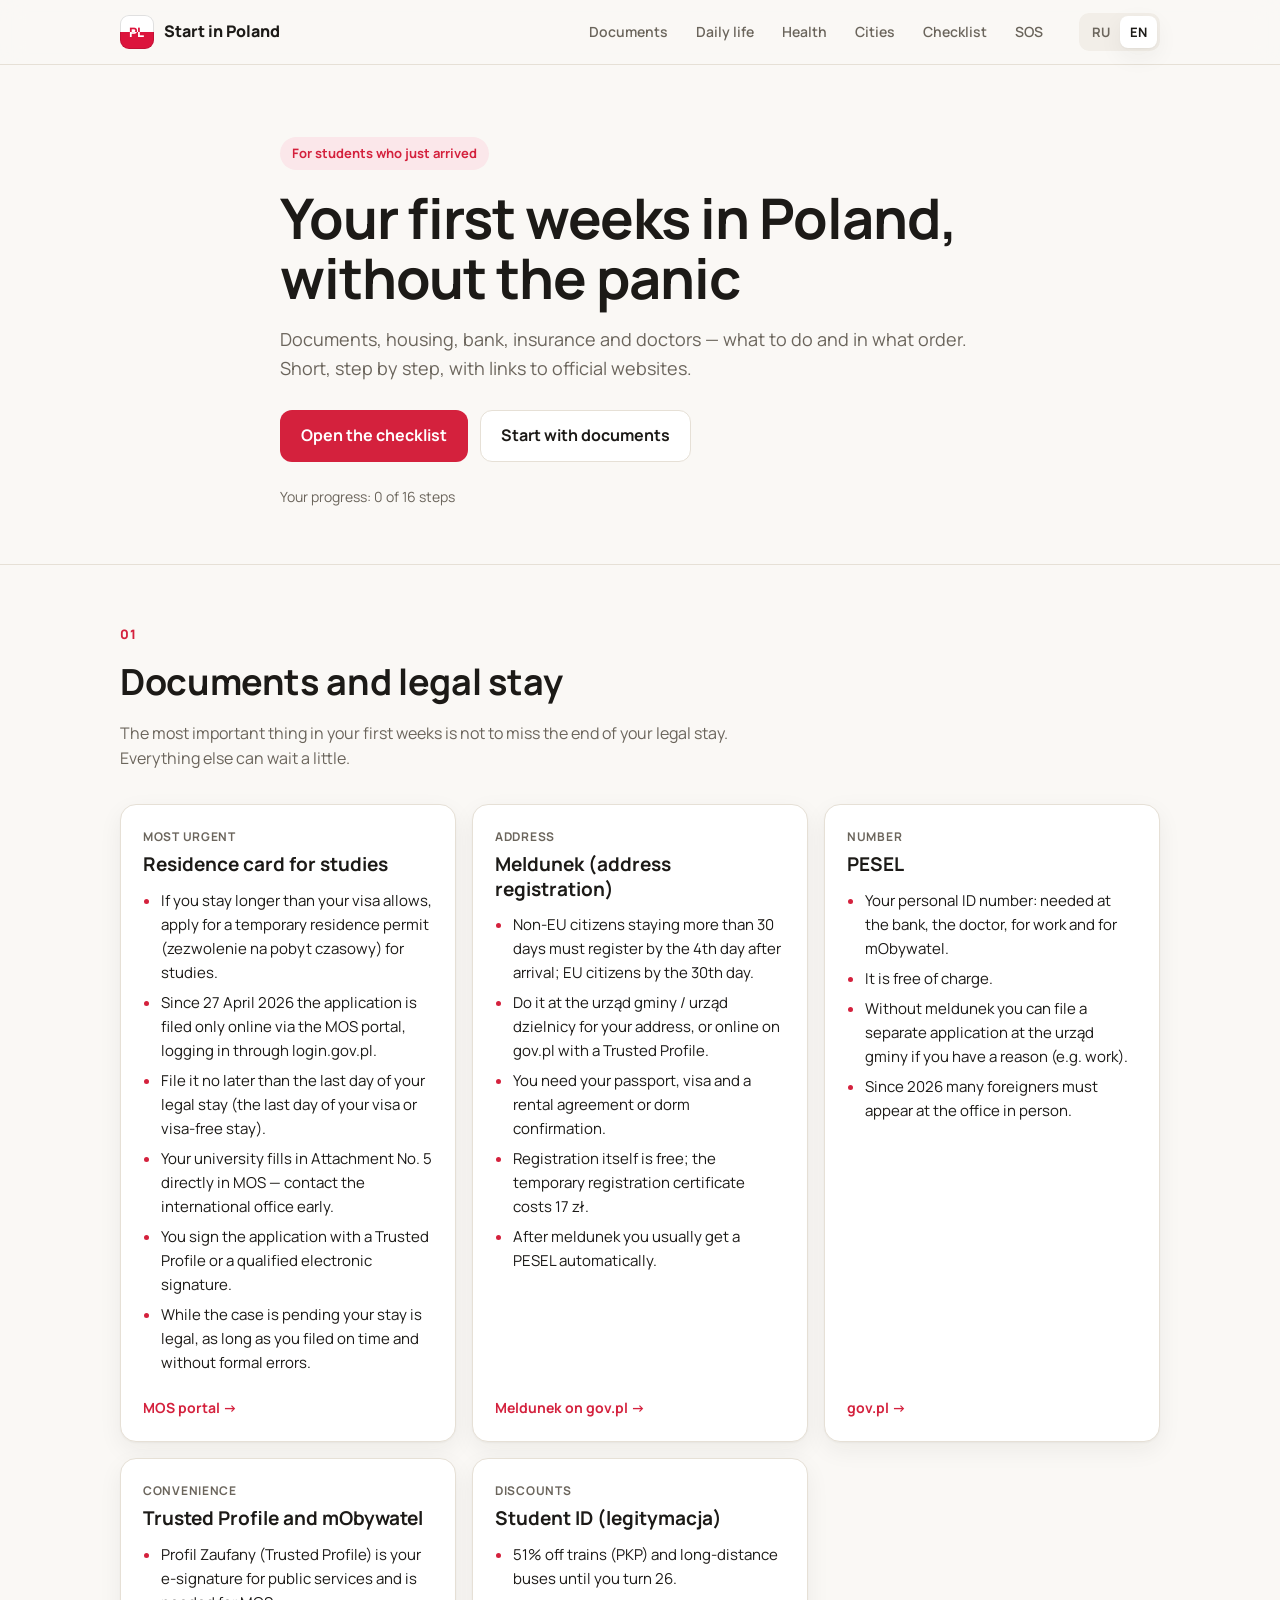
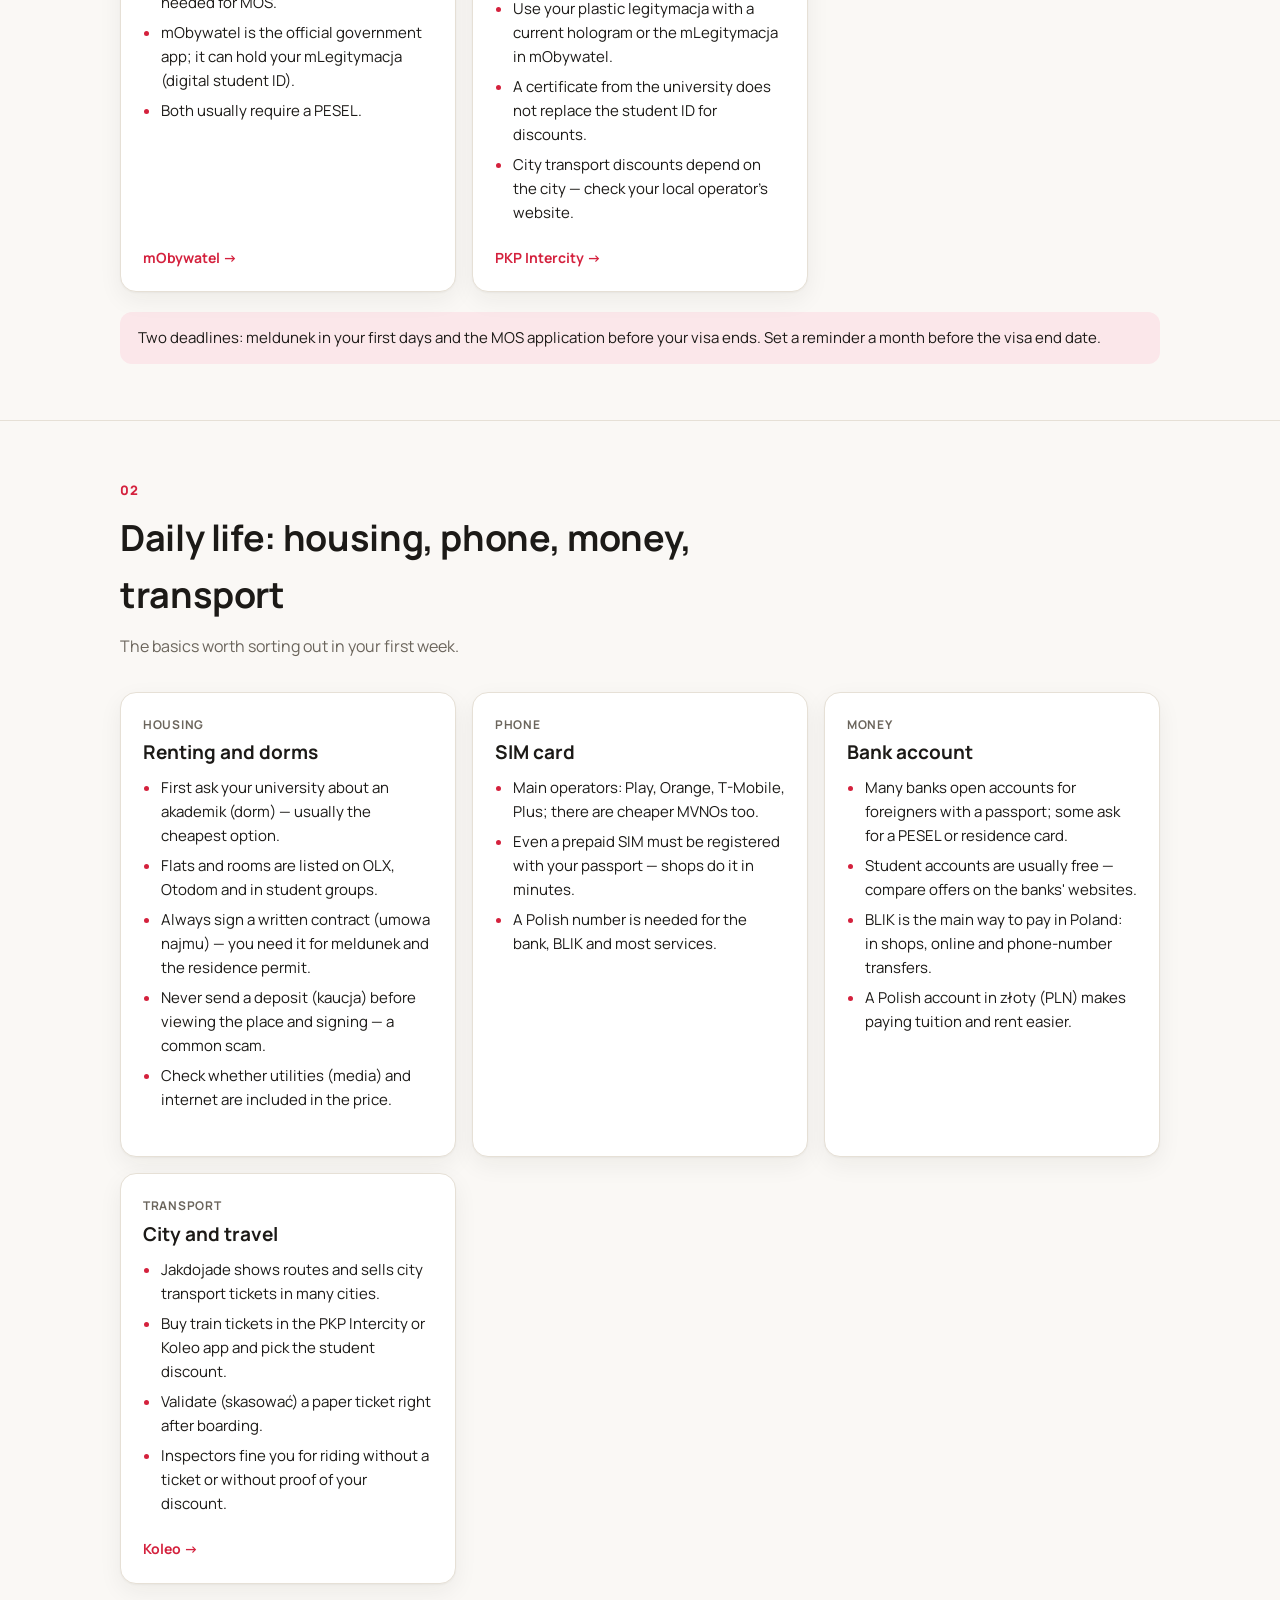
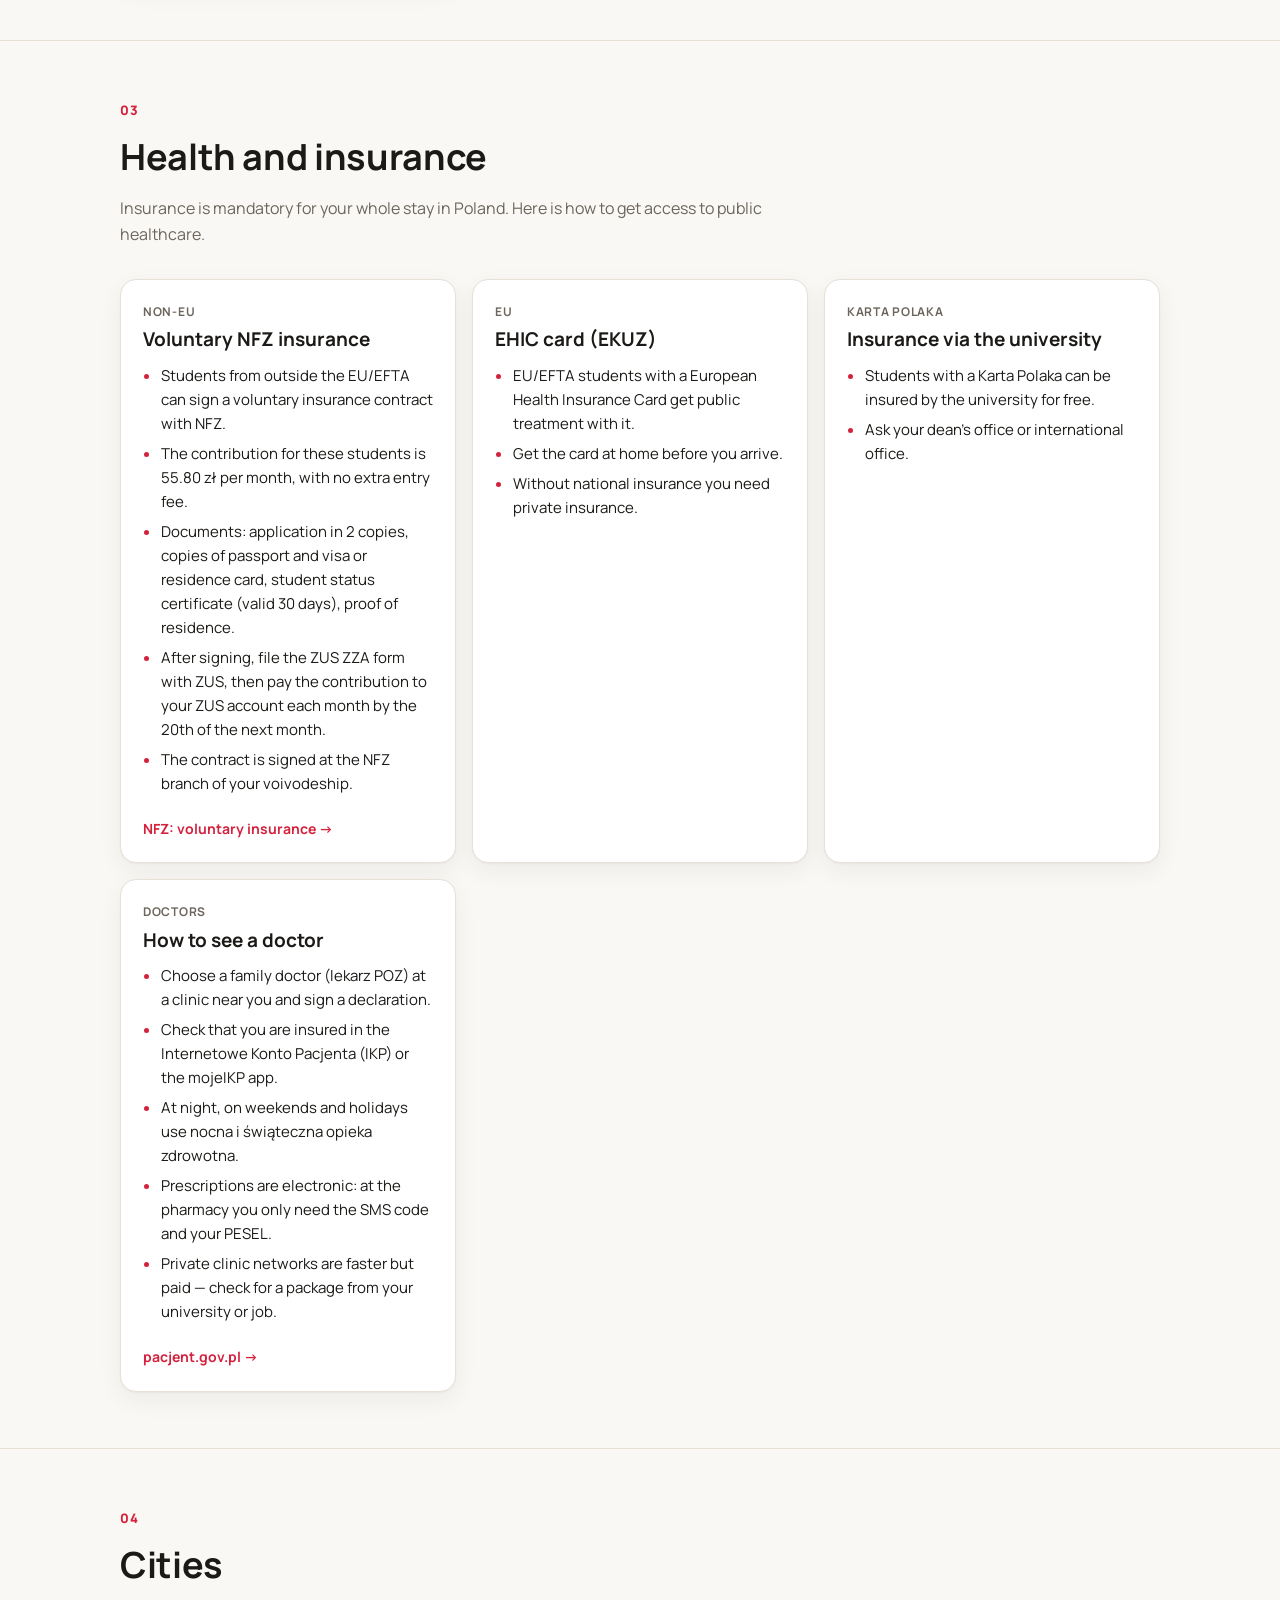
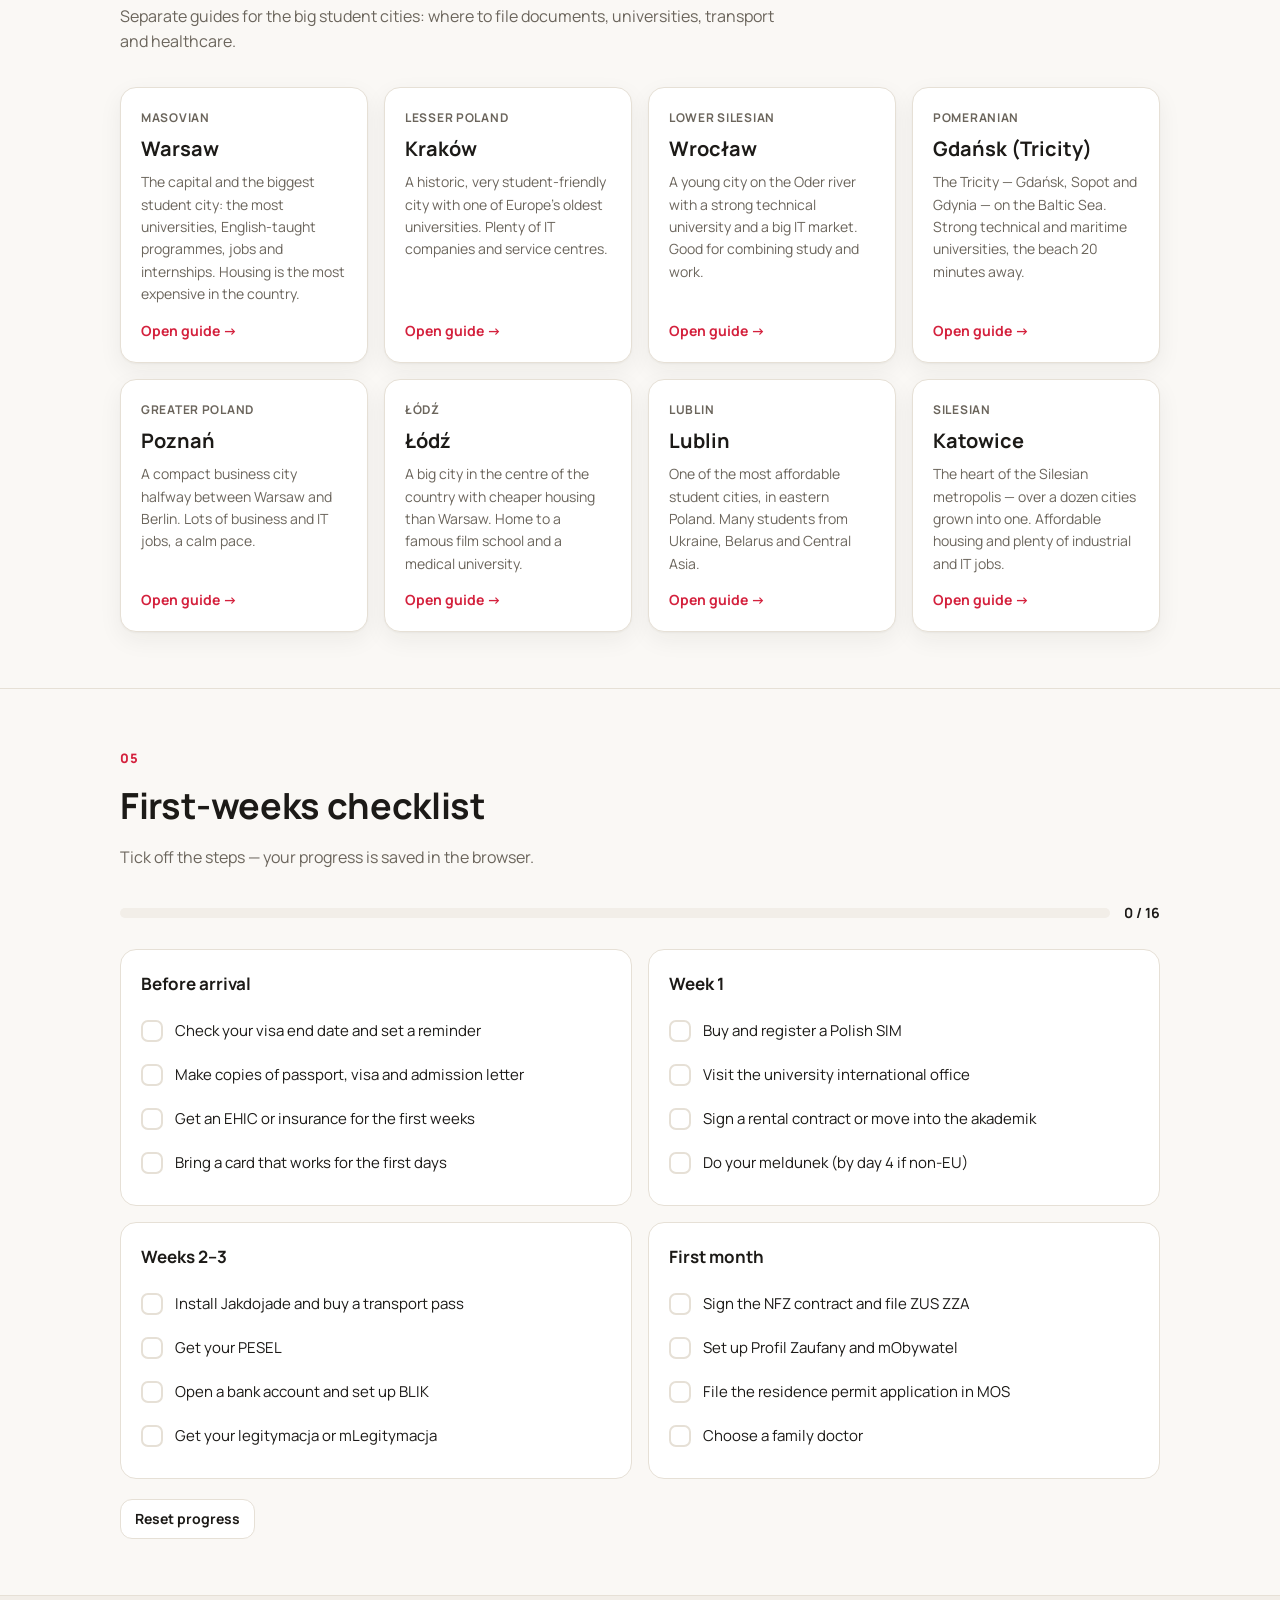
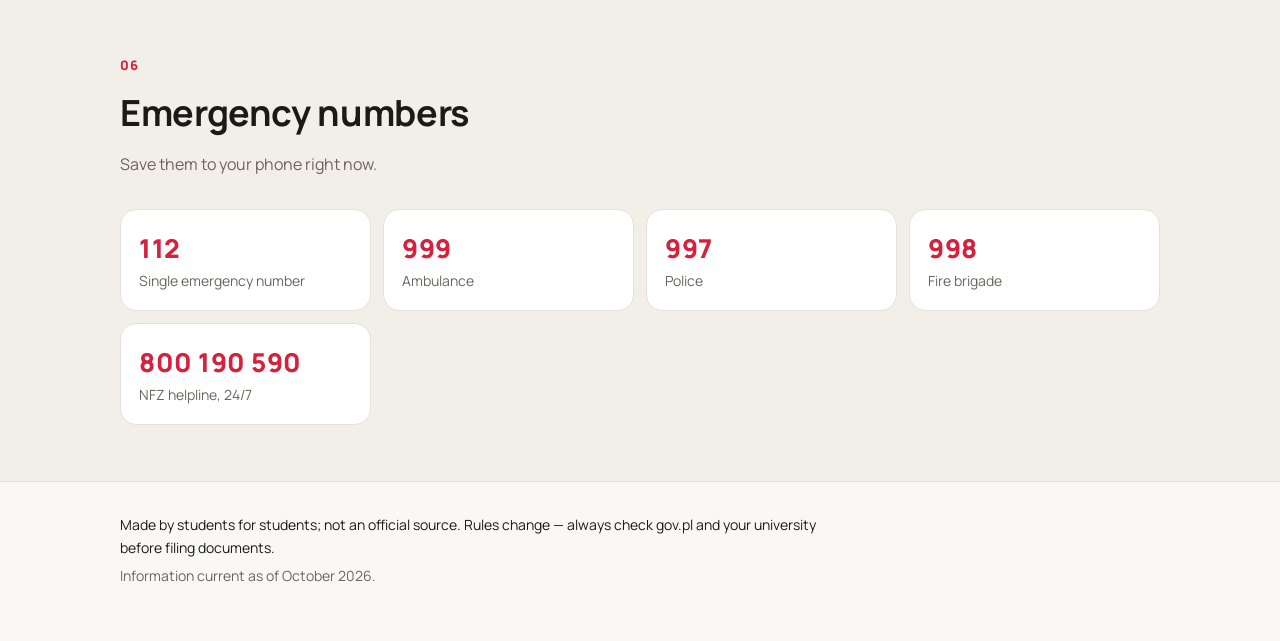
<file: index.html>
<!doctype html>
<html lang="ru">
<head>
<meta charset="utf-8">
<meta name="viewport" content="width=device-width, initial-scale=1">
<title>Start in Poland</title>
<meta name="description" content="Гид для иностранных студентов, которые только приехали в Польшу">
<link rel="preconnect" href="https://fonts.googleapis.com">
<link rel="preconnect" href="https://fonts.gstatic.com" crossorigin>
<link href="https://fonts.googleapis.com/css2?family=Manrope:wght@400;500;600;700;800&display=swap" rel="stylesheet">
<link rel="stylesheet" href="style.css">
</head>
<body>
<header class="topbar">
  <div class="wrap topbar-inner">
    <a href="#top" class="logo"><span class="logo-mark"><span>PL</span></span><span>Start in Poland</span></a>
    <nav class="nav" id="nav"></nav>
    <div class="lang" role="group" aria-label="Language">
      <button type="button" data-lang="ru">RU</button>
      <button type="button" data-lang="en">EN</button>
    </div>
  </div>
</header>

<main id="top">
  <section class="hero">
    <div class="wrap hero-inner">
      <span class="badge" id="hero-badge"></span>
      <h1 id="hero-title"></h1>
      <p class="lead" id="hero-lead"></p>
      <div class="hero-actions">
        <a href="#checklist" class="btn btn-primary" id="hero-cta"></a>
        <a href="#docs" class="btn btn-ghost" id="hero-cta2"></a>
      </div>
      <div class="hero-progress" id="hero-progress"></div>
    </div>
  </section>

  <div id="sections"></div>

  <section class="section" id="cities">
    <div class="wrap">
      <div class="section-head">
        <span class="section-num">04</span>
        <h2 id="cities-title"></h2>
        <p id="cities-intro"></p>
      </div>
      <div class="city-grid" id="city-grid"></div>
    </div>
  </section>

  <section class="section" id="checklist">
    <div class="wrap">
      <div class="section-head">
        <span class="section-num">05</span>
        <h2 id="check-title"></h2>
        <p id="check-intro"></p>
      </div>
      <div class="progress">
        <div class="progress-bar"><div class="progress-fill" id="progress-fill"></div></div>
        <span class="progress-label" id="progress-label"></span>
      </div>
      <div class="check-groups" id="check-groups"></div>
      <button type="button" class="btn btn-ghost btn-small" id="check-reset"></button>
    </div>
  </section>

  <section class="section section-sos" id="sos">
    <div class="wrap">
      <div class="section-head">
        <span class="section-num">06</span>
        <h2 id="sos-title"></h2>
        <p id="sos-intro"></p>
      </div>
      <div class="sos-grid" id="sos-grid"></div>
    </div>
  </section>
</main>

<footer class="footer">
  <div class="wrap">
    <p id="footer-note"></p>
    <p class="muted" id="footer-updated"></p>
  </div>
</footer>

<script src="data.js"></script>
<script src="cities.js"></script>
<script src="app.js"></script>
</body>
</html>
</file>
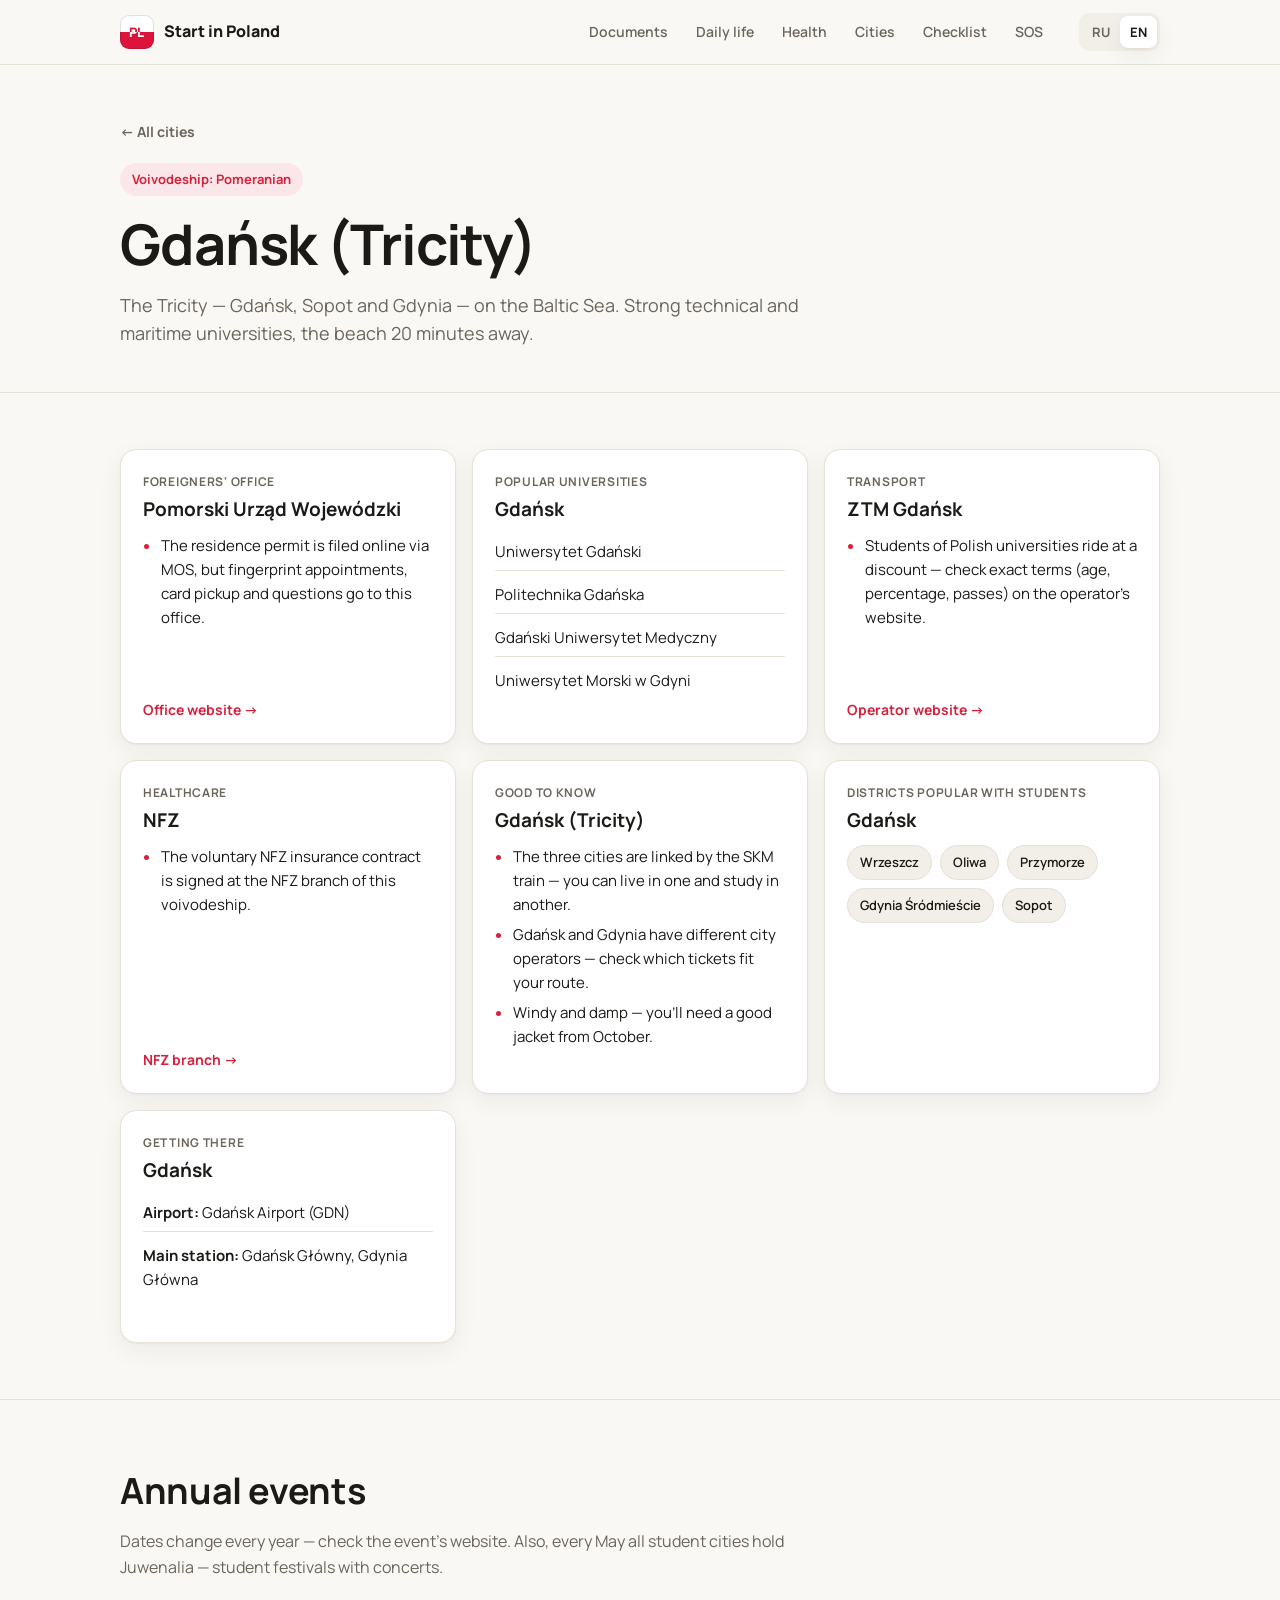
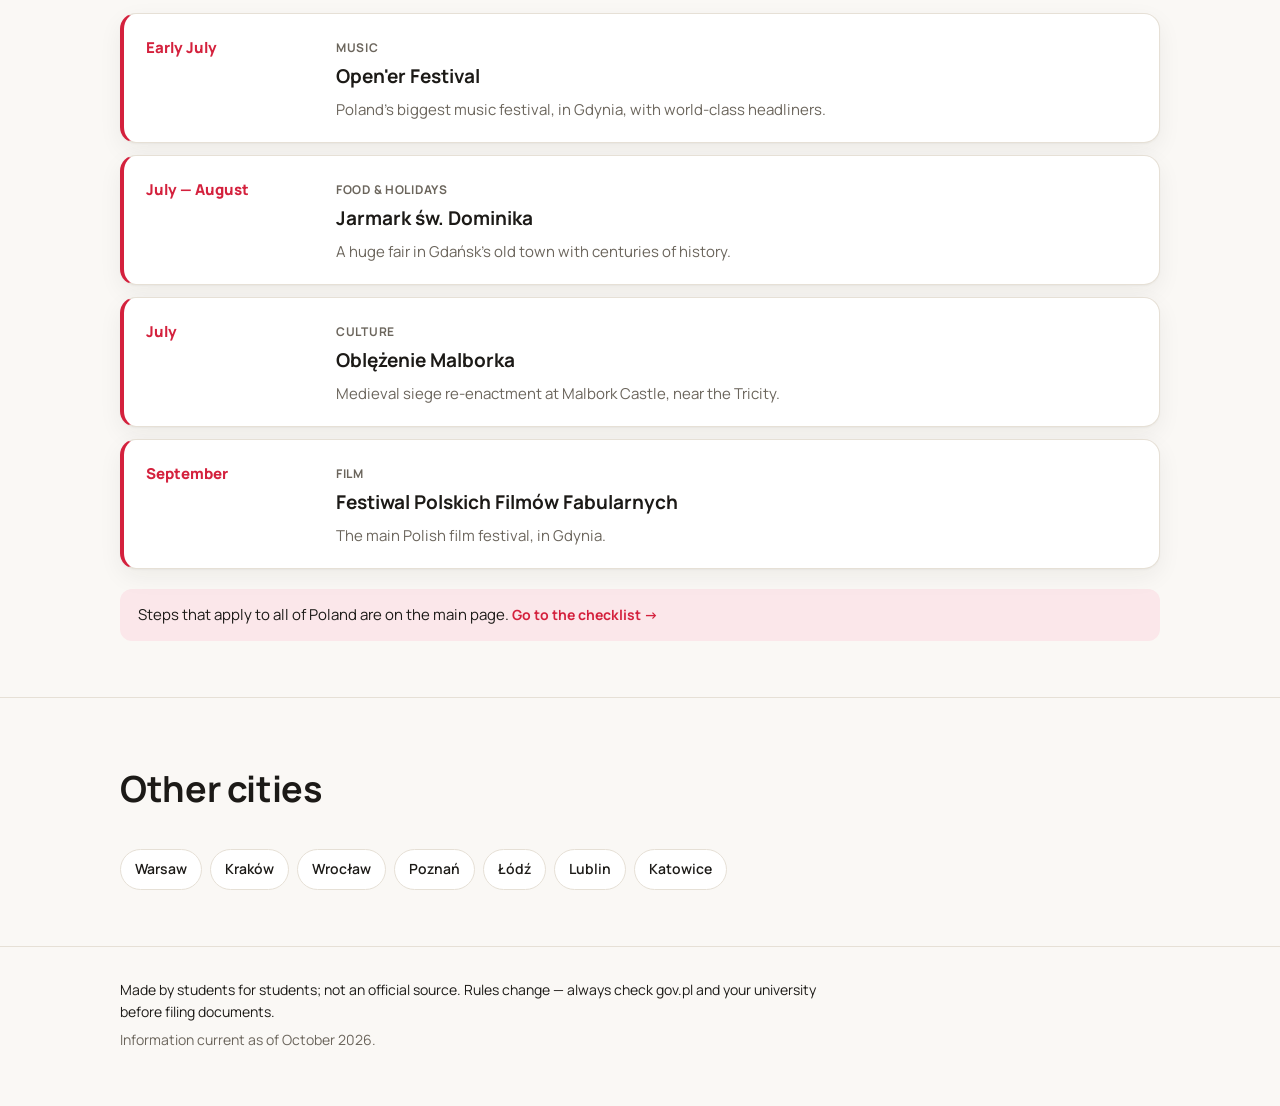
<file: cities/gdansk/index.html>
<!doctype html>
<html lang="ru">
<head>
<meta charset="utf-8">
<meta name="viewport" content="width=device-width, initial-scale=1">
<title>Gdańsk · Start in Poland</title>
<meta name="description" content="Гид для иностранных студентов в Гданьске и Труймясте">
<link rel="preconnect" href="https://fonts.googleapis.com">
<link rel="preconnect" href="https://fonts.gstatic.com" crossorigin>
<link href="https://fonts.googleapis.com/css2?family=Manrope:wght@400;500;600;700;800&display=swap" rel="stylesheet">
<link rel="stylesheet" href="../../style.css">
</head>
<body data-city="gdansk">
<header class="topbar">
  <div class="wrap topbar-inner">
    <a href="../../" class="logo"><span class="logo-mark"><span>PL</span></span><span>Start in Poland</span></a>
    <nav class="nav" id="nav"></nav>
    <div class="lang" role="group" aria-label="Language">
      <button type="button" data-lang="ru">RU</button>
      <button type="button" data-lang="en">EN</button>
    </div>
  </div>
</header>
<main id="city"></main>
<footer class="footer">
  <div class="wrap">
    <p id="footer-note"></p>
    <p class="muted" id="footer-updated"></p>
  </div>
</footer>
<script src="../../data.js"></script>
<script src="../../cities.js"></script>
<script src="../../city.js"></script>
</body>
</html>
</file>
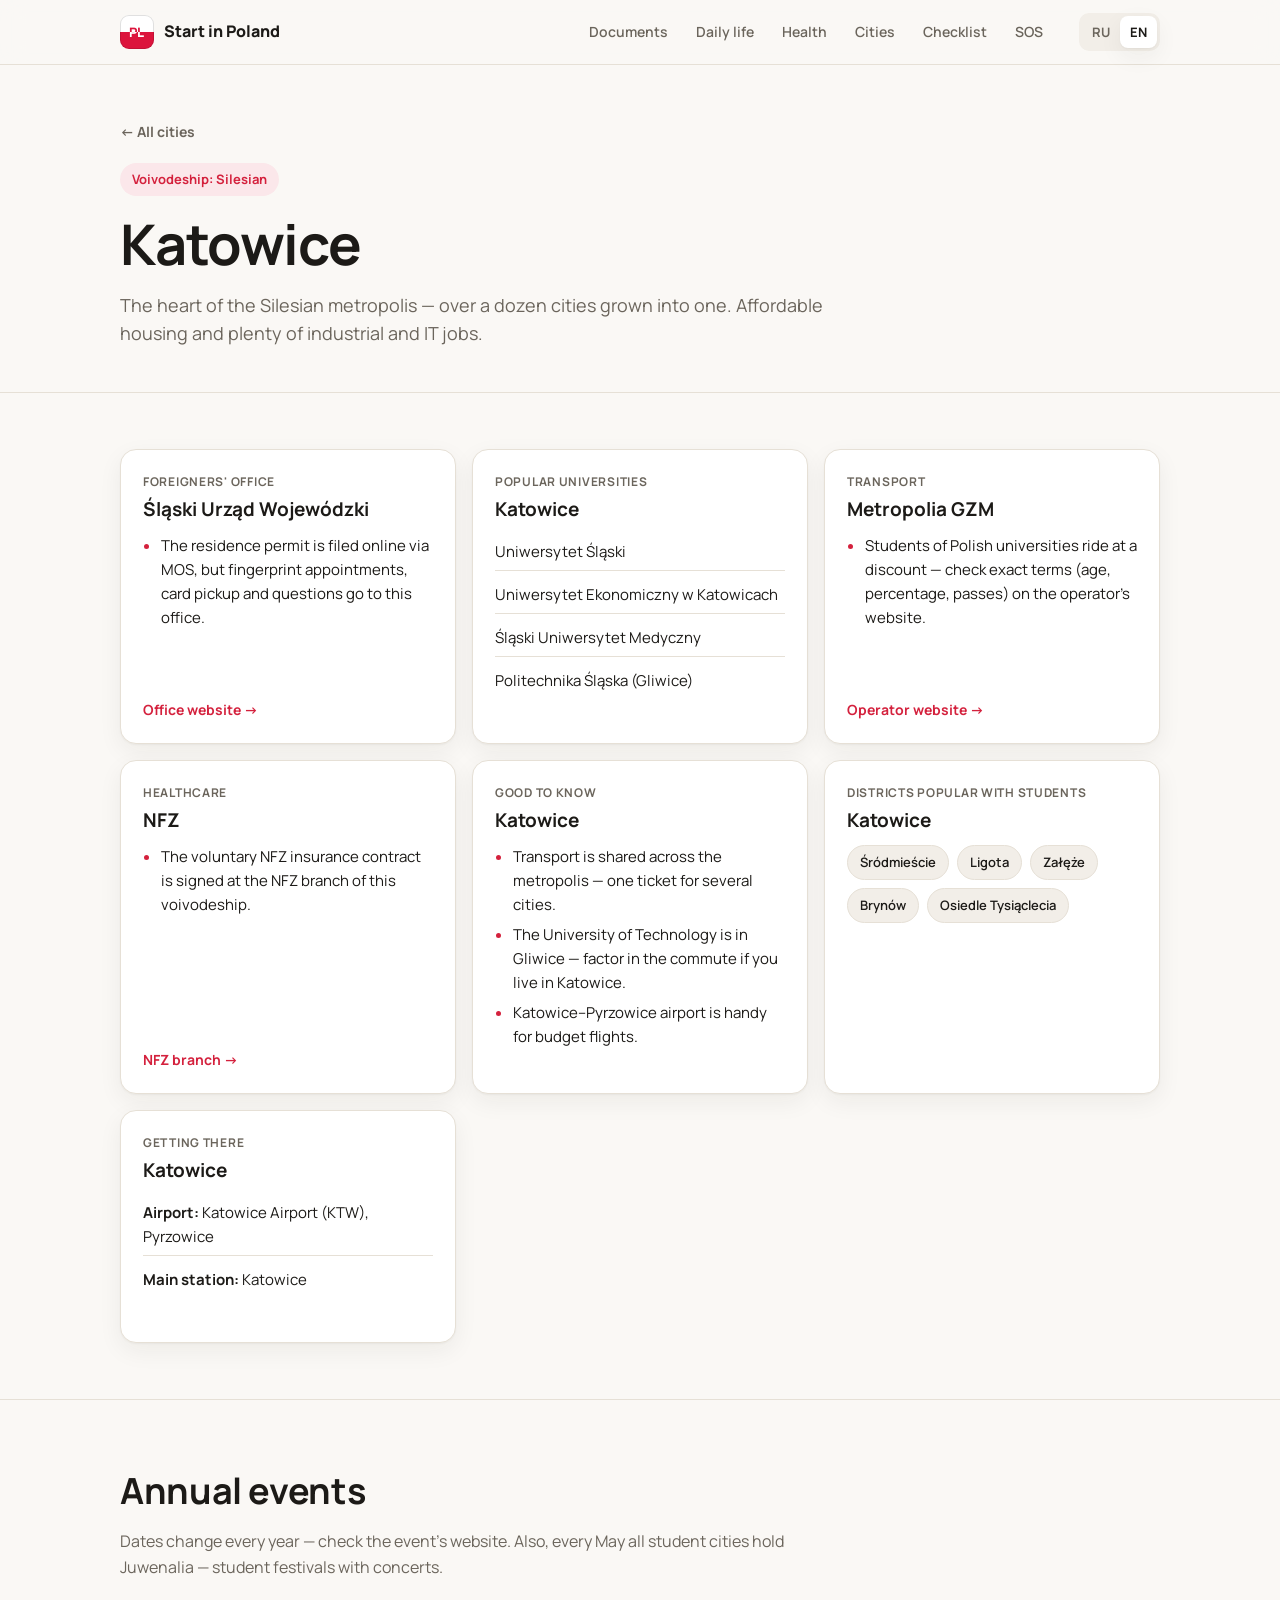
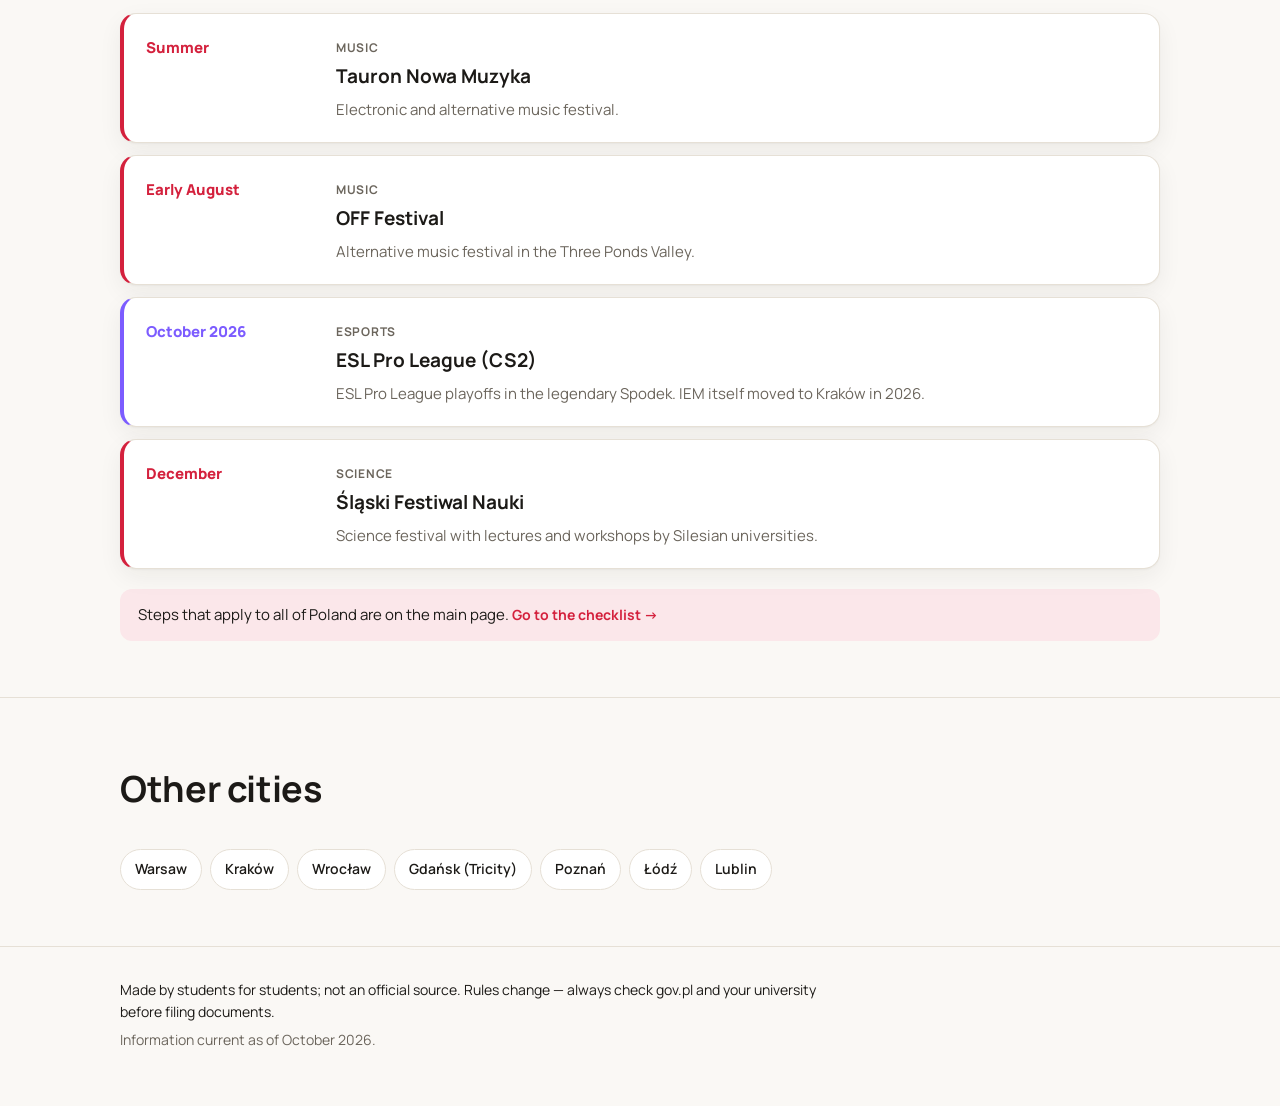
<file: cities/katowice/index.html>
<!doctype html>
<html lang="ru">
<head>
<meta charset="utf-8">
<meta name="viewport" content="width=device-width, initial-scale=1">
<title>Katowice · Start in Poland</title>
<meta name="description" content="Гид для иностранных студентов в Катовице">
<link rel="preconnect" href="https://fonts.googleapis.com">
<link rel="preconnect" href="https://fonts.gstatic.com" crossorigin>
<link href="https://fonts.googleapis.com/css2?family=Manrope:wght@400;500;600;700;800&display=swap" rel="stylesheet">
<link rel="stylesheet" href="../../style.css">
</head>
<body data-city="katowice">
<header class="topbar">
  <div class="wrap topbar-inner">
    <a href="../../" class="logo"><span class="logo-mark"><span>PL</span></span><span>Start in Poland</span></a>
    <nav class="nav" id="nav"></nav>
    <div class="lang" role="group" aria-label="Language">
      <button type="button" data-lang="ru">RU</button>
      <button type="button" data-lang="en">EN</button>
    </div>
  </div>
</header>
<main id="city"></main>
<footer class="footer">
  <div class="wrap">
    <p id="footer-note"></p>
    <p class="muted" id="footer-updated"></p>
  </div>
</footer>
<script src="../../data.js"></script>
<script src="../../cities.js"></script>
<script src="../../city.js"></script>
</body>
</html>
</file>
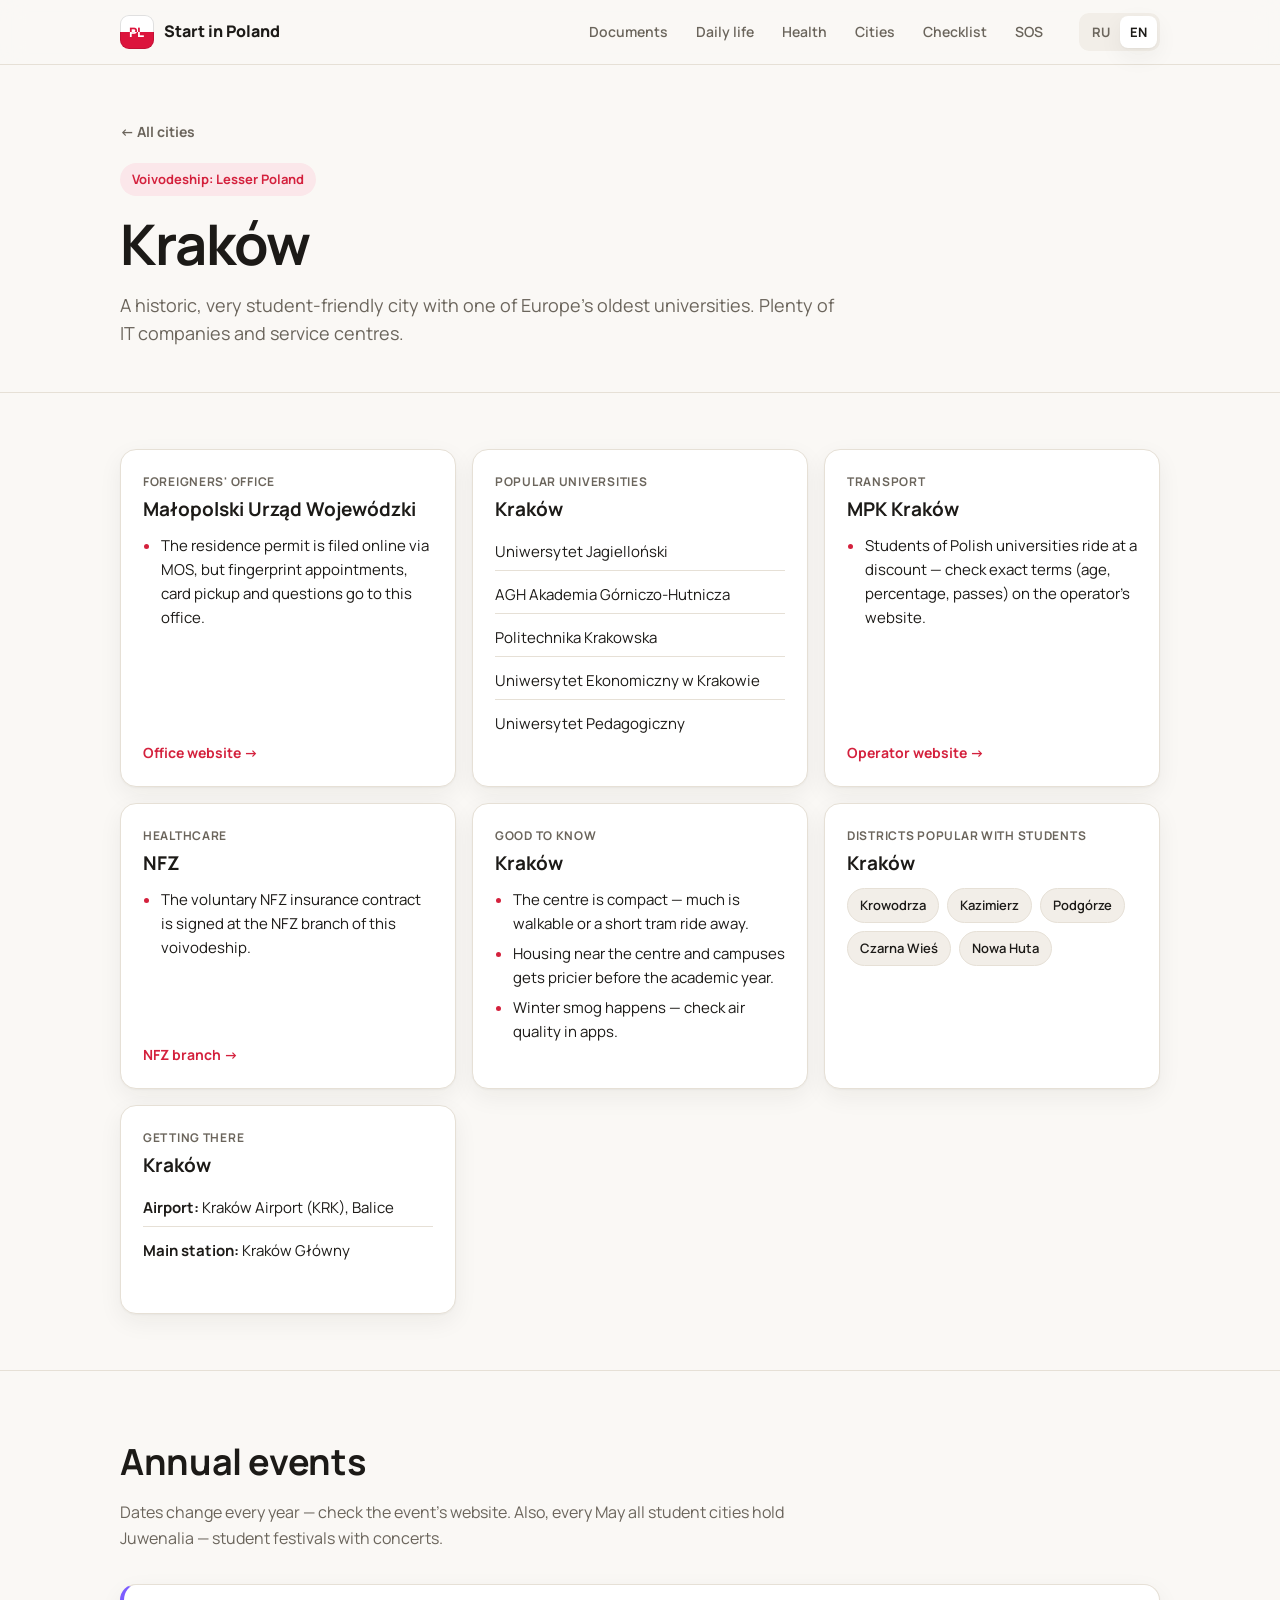
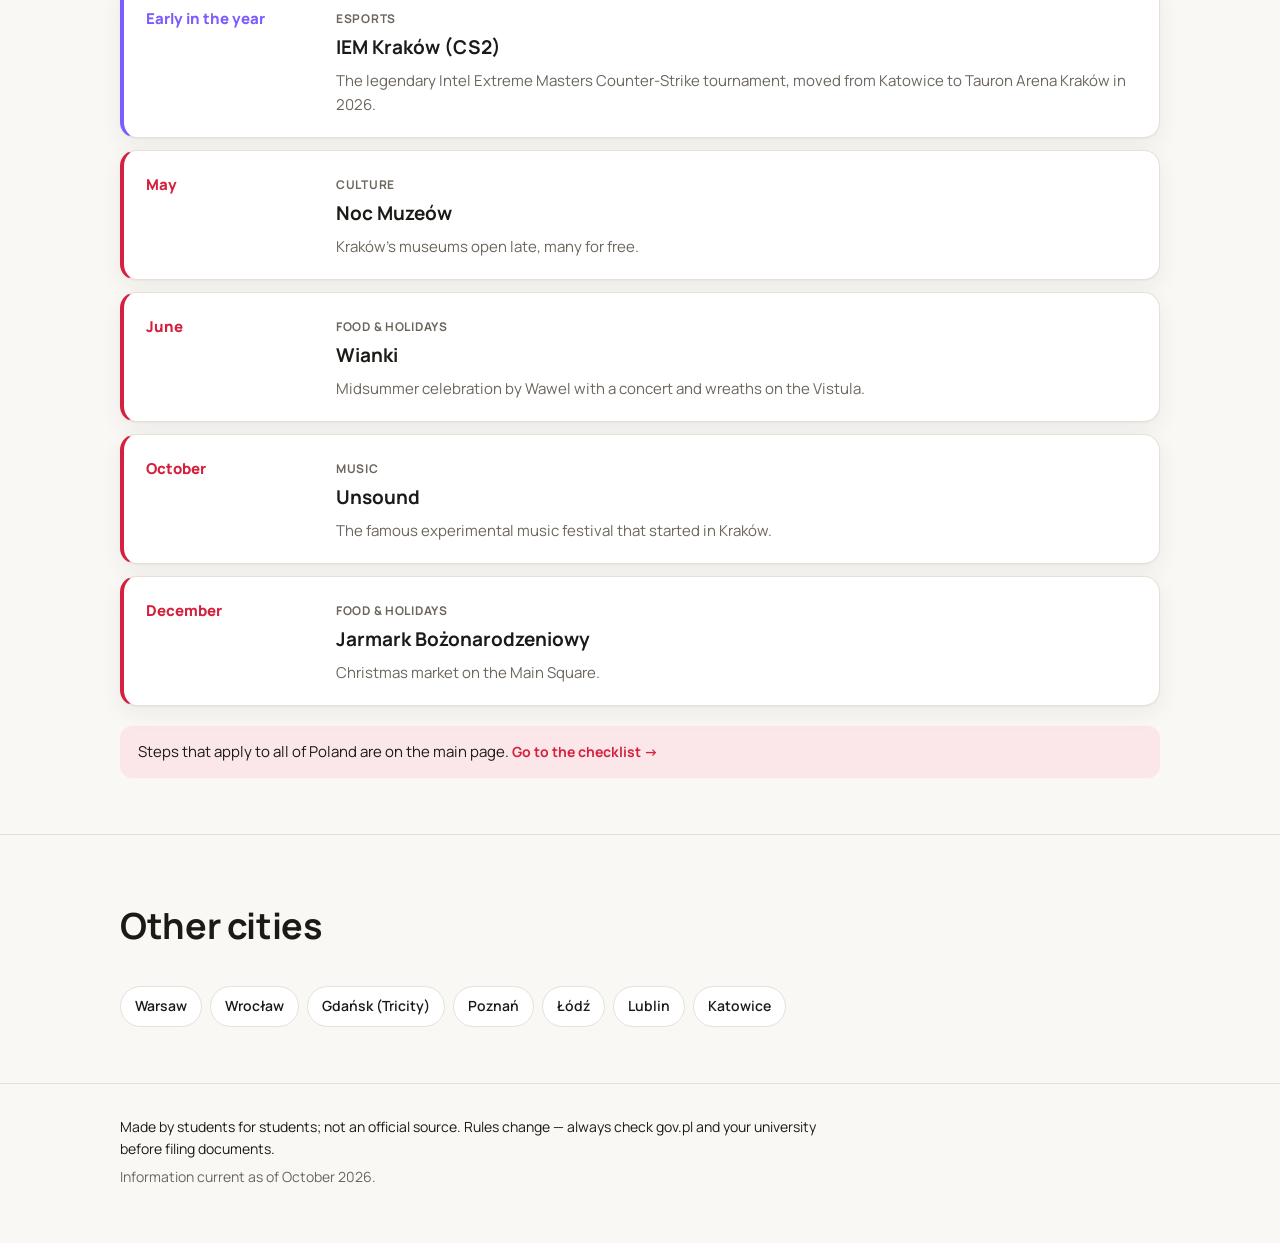
<file: cities/krakow/index.html>
<!doctype html>
<html lang="ru">
<head>
<meta charset="utf-8">
<meta name="viewport" content="width=device-width, initial-scale=1">
<title>Kraków · Start in Poland</title>
<meta name="description" content="Гид для иностранных студентов в Кракове">
<link rel="preconnect" href="https://fonts.googleapis.com">
<link rel="preconnect" href="https://fonts.gstatic.com" crossorigin>
<link href="https://fonts.googleapis.com/css2?family=Manrope:wght@400;500;600;700;800&display=swap" rel="stylesheet">
<link rel="stylesheet" href="../../style.css">
</head>
<body data-city="krakow">
<header class="topbar">
  <div class="wrap topbar-inner">
    <a href="../../" class="logo"><span class="logo-mark"><span>PL</span></span><span>Start in Poland</span></a>
    <nav class="nav" id="nav"></nav>
    <div class="lang" role="group" aria-label="Language">
      <button type="button" data-lang="ru">RU</button>
      <button type="button" data-lang="en">EN</button>
    </div>
  </div>
</header>
<main id="city"></main>
<footer class="footer">
  <div class="wrap">
    <p id="footer-note"></p>
    <p class="muted" id="footer-updated"></p>
  </div>
</footer>
<script src="../../data.js"></script>
<script src="../../cities.js"></script>
<script src="../../city.js"></script>
</body>
</html>
</file>
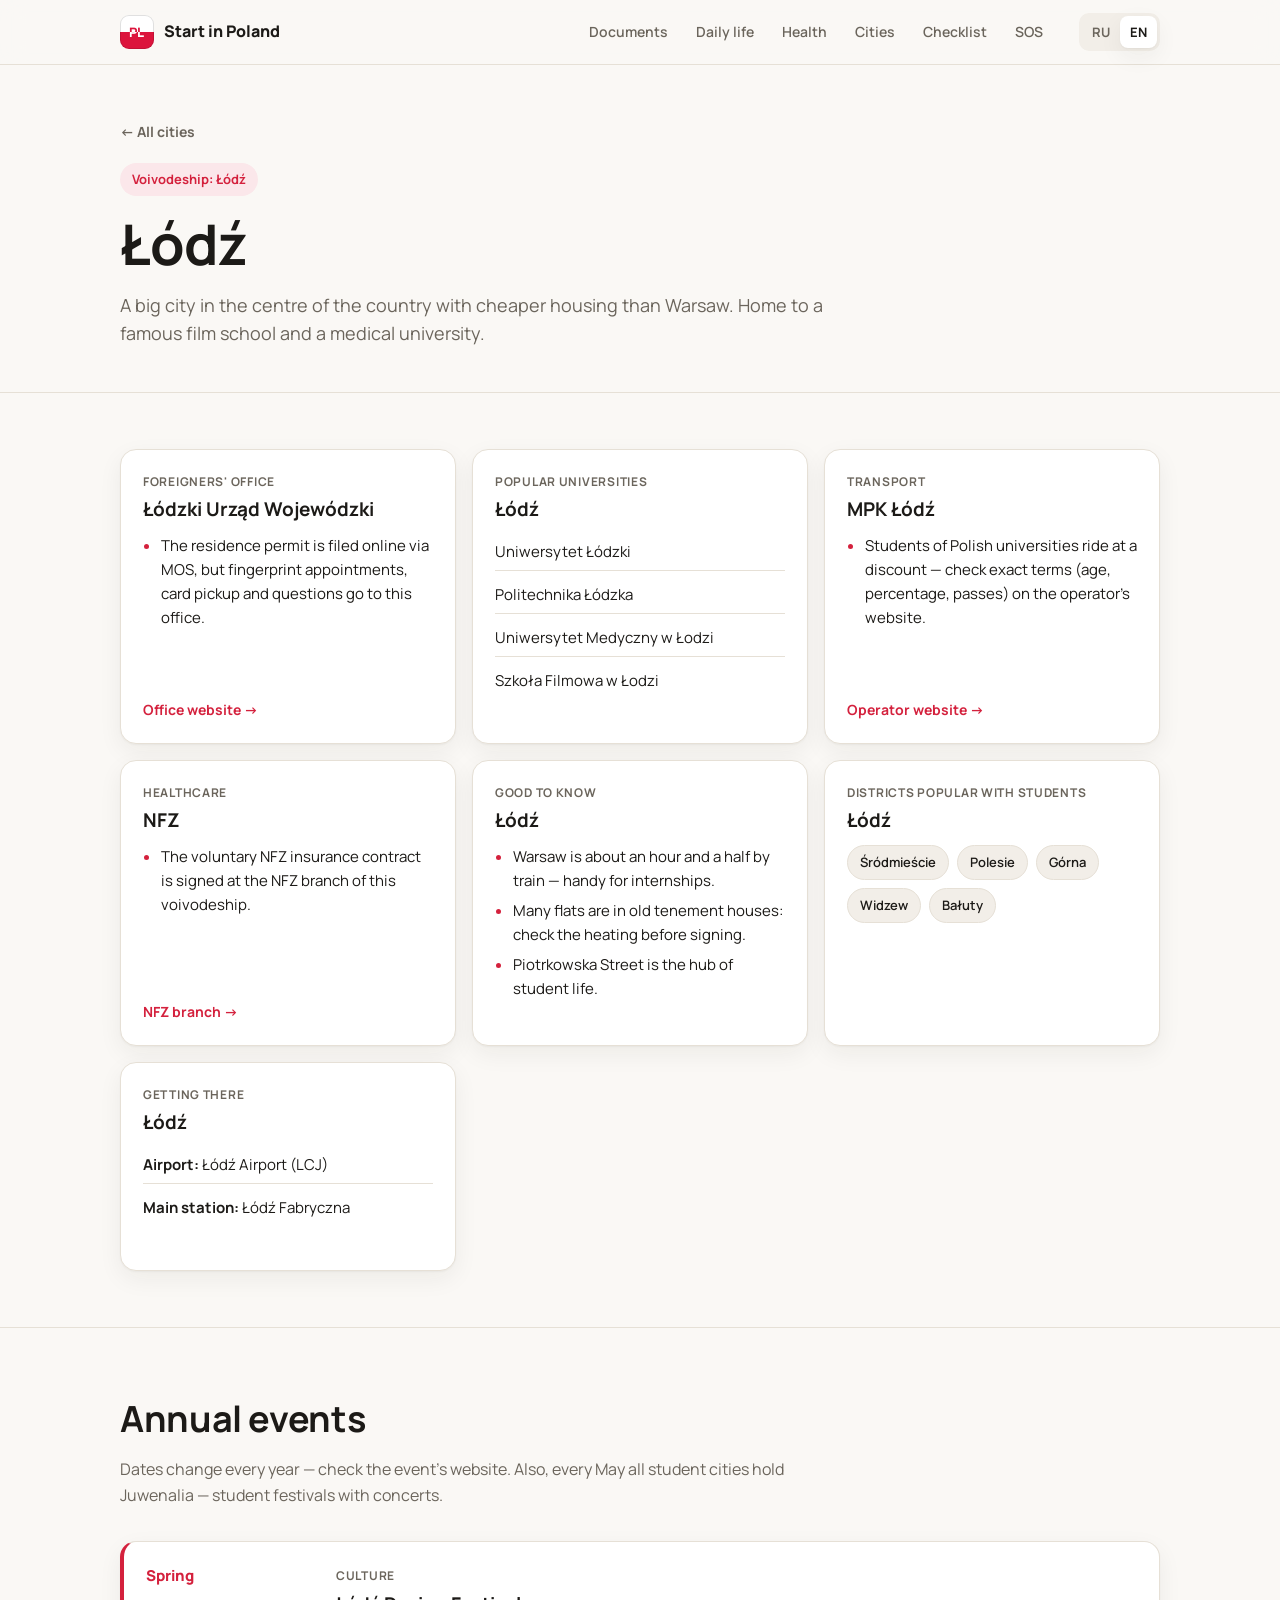
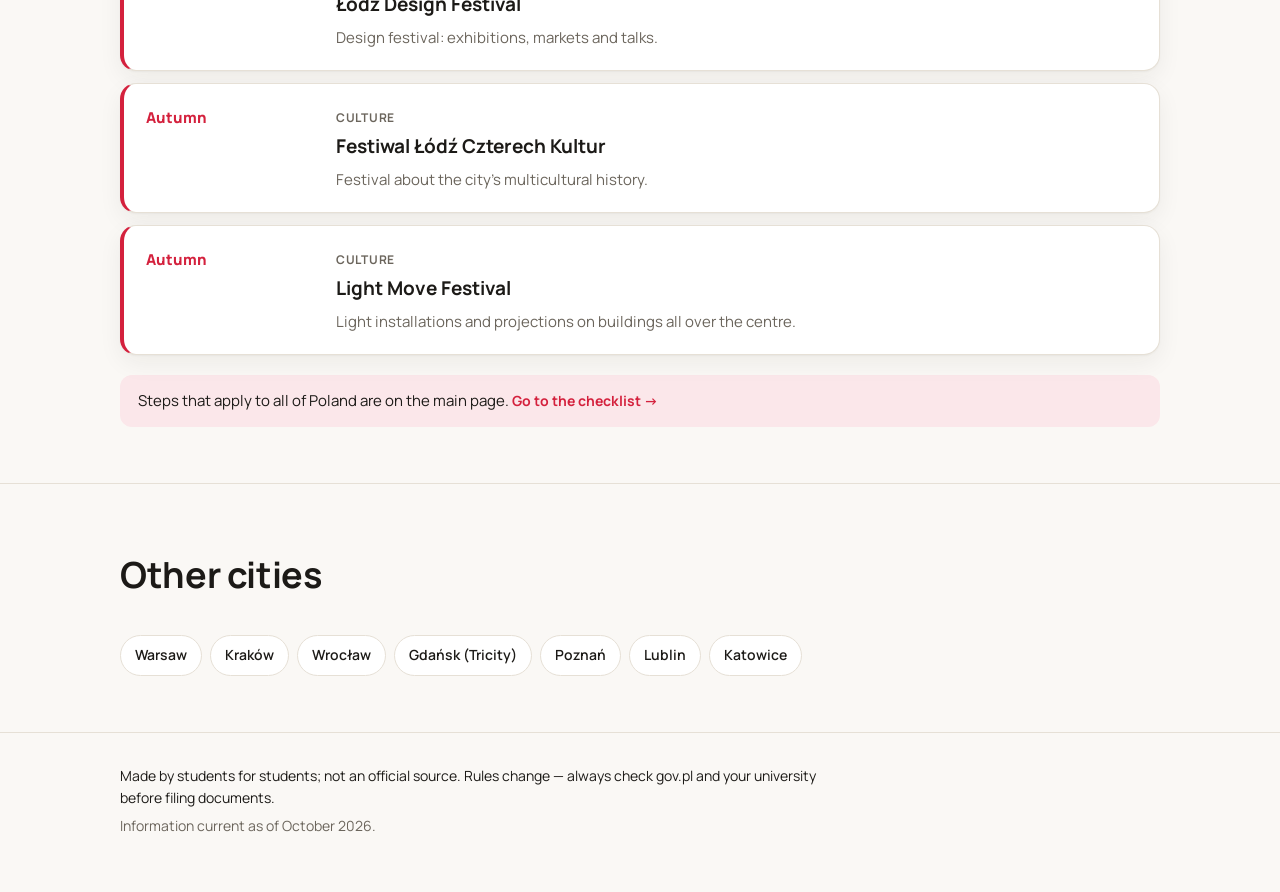
<file: cities/lodz/index.html>
<!doctype html>
<html lang="ru">
<head>
<meta charset="utf-8">
<meta name="viewport" content="width=device-width, initial-scale=1">
<title>Łódź · Start in Poland</title>
<meta name="description" content="Гид для иностранных студентов в Лодзи">
<link rel="preconnect" href="https://fonts.googleapis.com">
<link rel="preconnect" href="https://fonts.gstatic.com" crossorigin>
<link href="https://fonts.googleapis.com/css2?family=Manrope:wght@400;500;600;700;800&display=swap" rel="stylesheet">
<link rel="stylesheet" href="../../style.css">
</head>
<body data-city="lodz">
<header class="topbar">
  <div class="wrap topbar-inner">
    <a href="../../" class="logo"><span class="logo-mark"><span>PL</span></span><span>Start in Poland</span></a>
    <nav class="nav" id="nav"></nav>
    <div class="lang" role="group" aria-label="Language">
      <button type="button" data-lang="ru">RU</button>
      <button type="button" data-lang="en">EN</button>
    </div>
  </div>
</header>
<main id="city"></main>
<footer class="footer">
  <div class="wrap">
    <p id="footer-note"></p>
    <p class="muted" id="footer-updated"></p>
  </div>
</footer>
<script src="../../data.js"></script>
<script src="../../cities.js"></script>
<script src="../../city.js"></script>
</body>
</html>
</file>
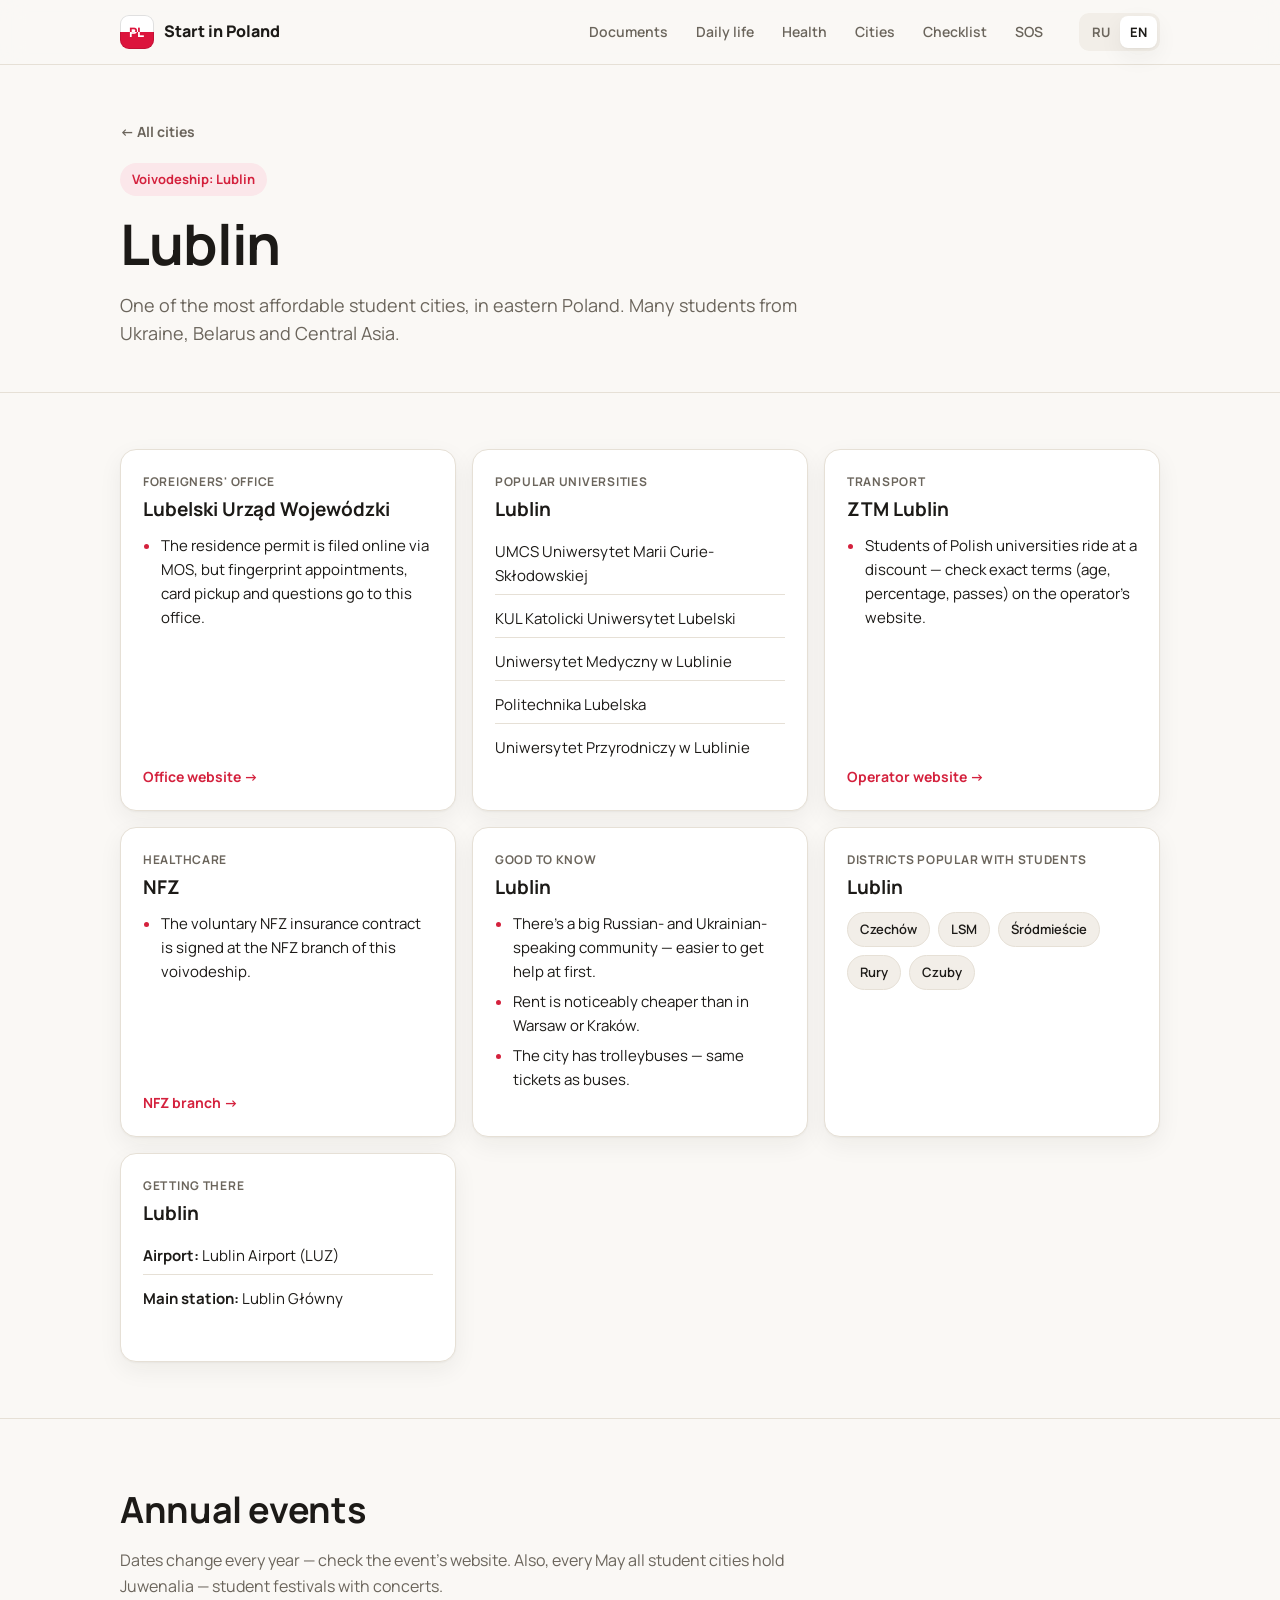
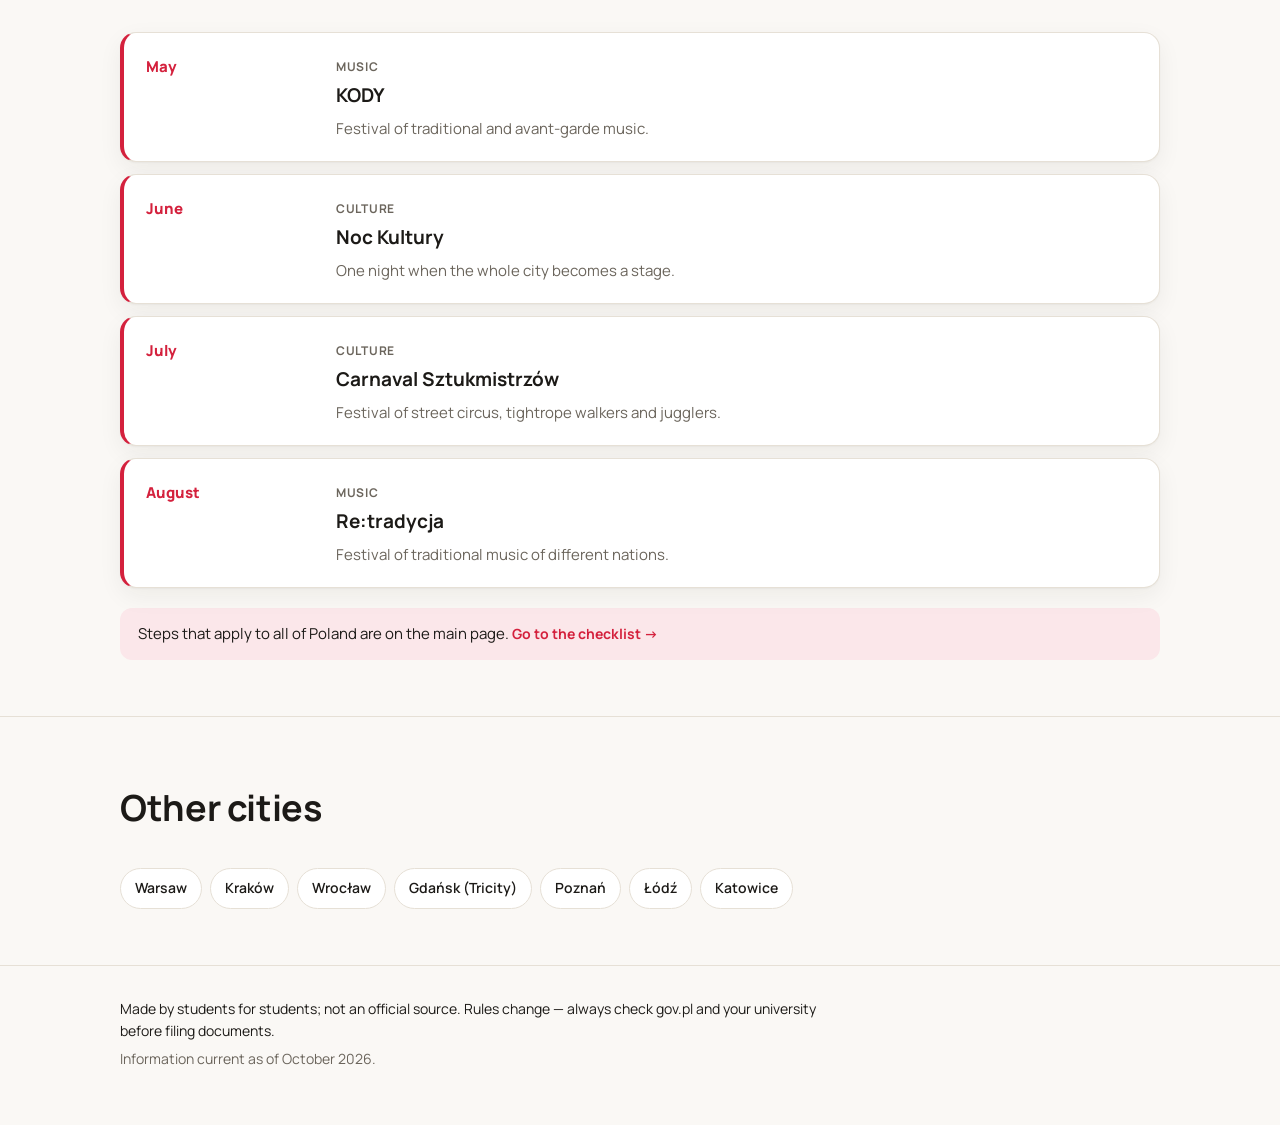
<file: cities/lublin/index.html>
<!doctype html>
<html lang="ru">
<head>
<meta charset="utf-8">
<meta name="viewport" content="width=device-width, initial-scale=1">
<title>Lublin · Start in Poland</title>
<meta name="description" content="Гид для иностранных студентов в Люблине">
<link rel="preconnect" href="https://fonts.googleapis.com">
<link rel="preconnect" href="https://fonts.gstatic.com" crossorigin>
<link href="https://fonts.googleapis.com/css2?family=Manrope:wght@400;500;600;700;800&display=swap" rel="stylesheet">
<link rel="stylesheet" href="../../style.css">
</head>
<body data-city="lublin">
<header class="topbar">
  <div class="wrap topbar-inner">
    <a href="../../" class="logo"><span class="logo-mark"><span>PL</span></span><span>Start in Poland</span></a>
    <nav class="nav" id="nav"></nav>
    <div class="lang" role="group" aria-label="Language">
      <button type="button" data-lang="ru">RU</button>
      <button type="button" data-lang="en">EN</button>
    </div>
  </div>
</header>
<main id="city"></main>
<footer class="footer">
  <div class="wrap">
    <p id="footer-note"></p>
    <p class="muted" id="footer-updated"></p>
  </div>
</footer>
<script src="../../data.js"></script>
<script src="../../cities.js"></script>
<script src="../../city.js"></script>
</body>
</html>
</file>
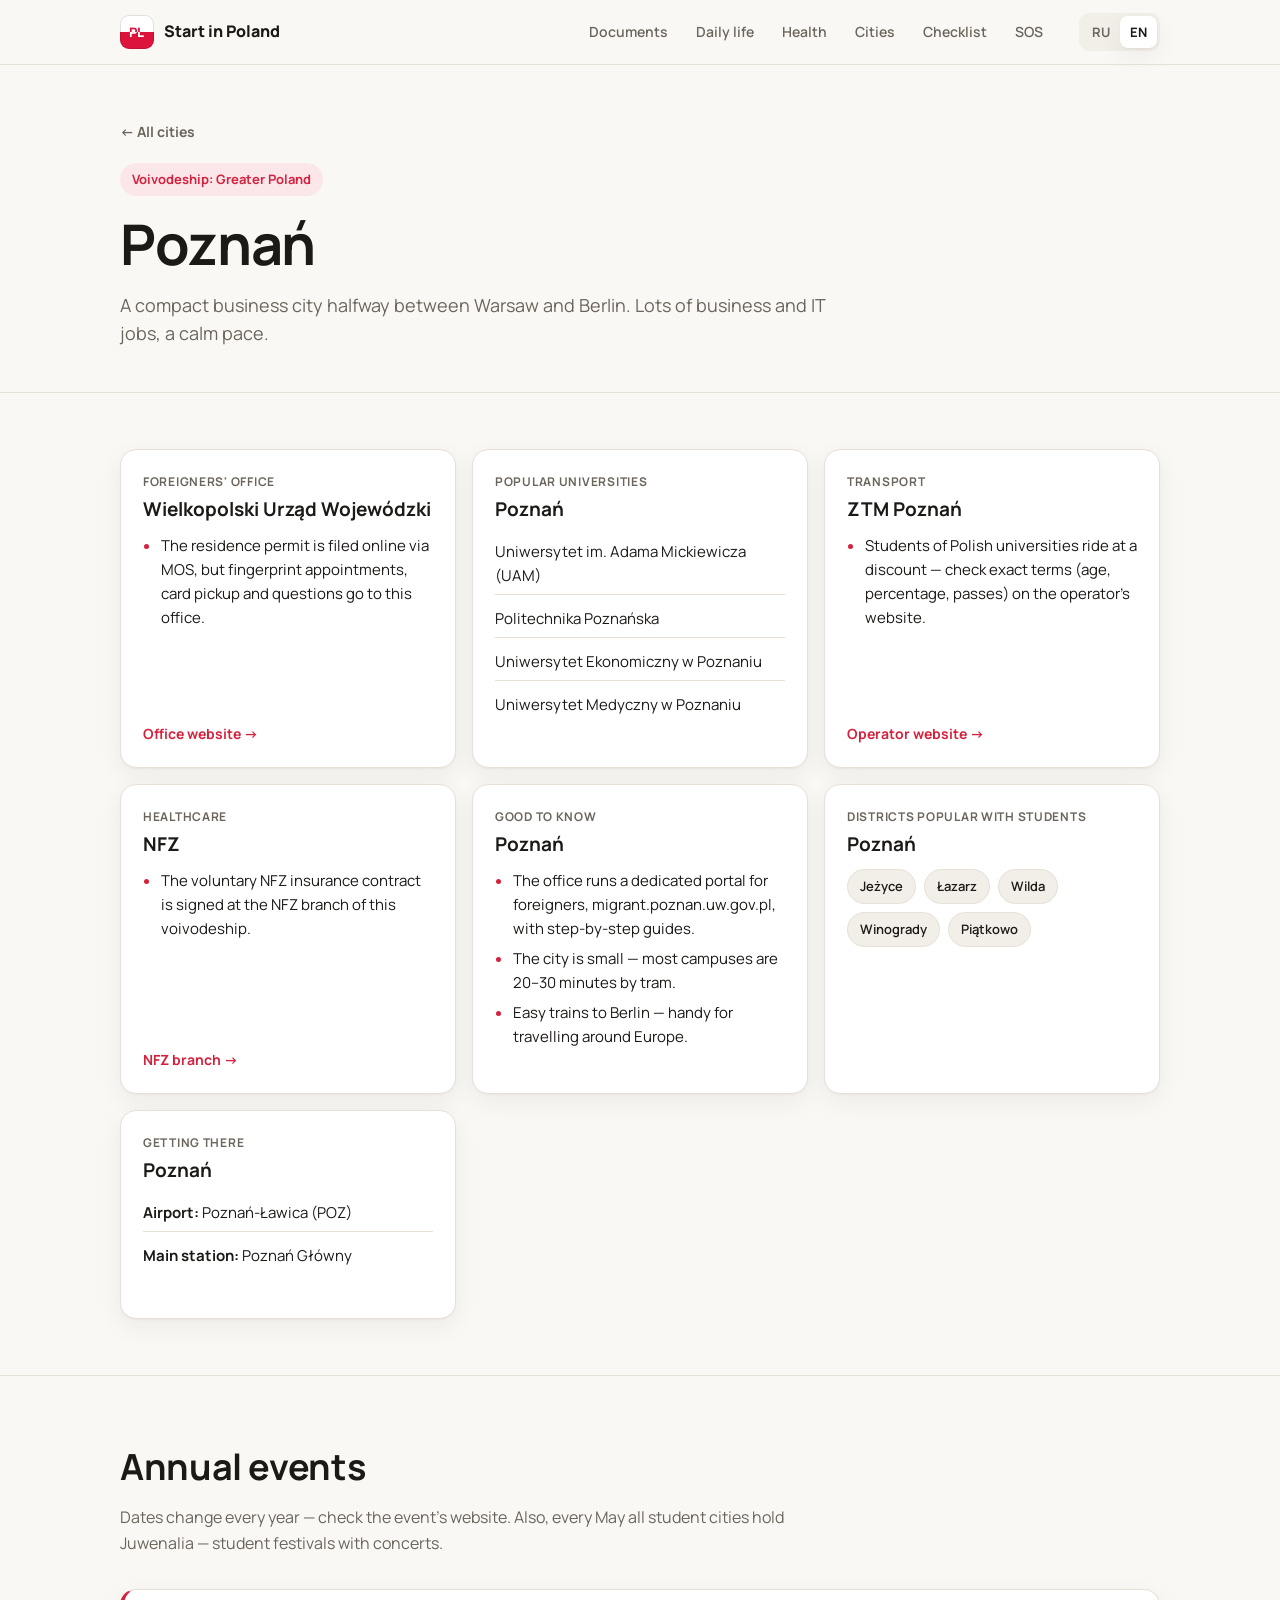
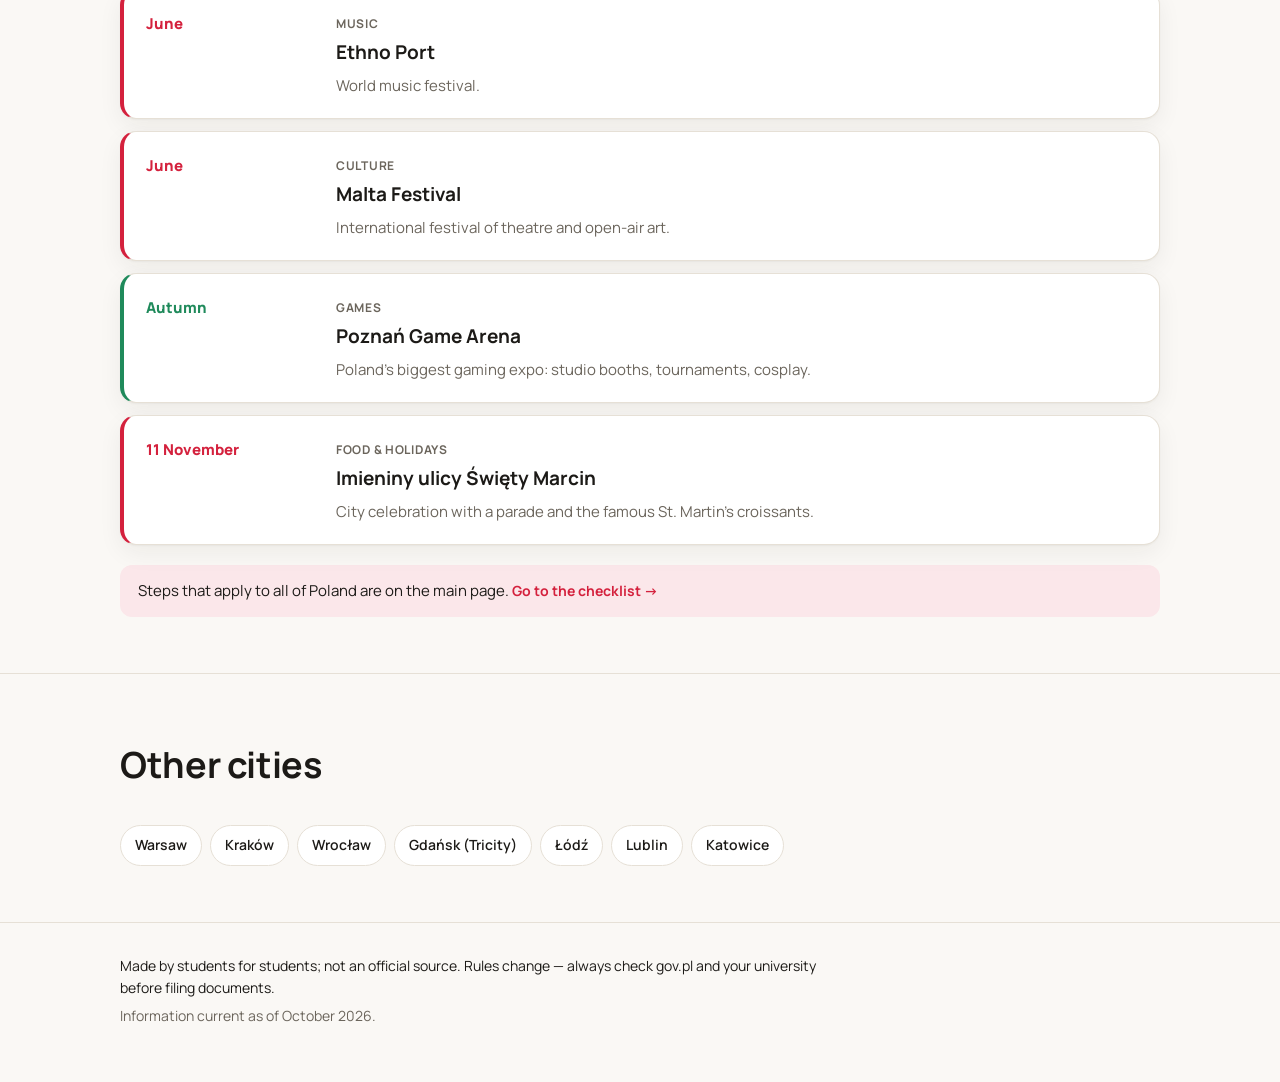
<file: cities/poznan/index.html>
<!doctype html>
<html lang="ru">
<head>
<meta charset="utf-8">
<meta name="viewport" content="width=device-width, initial-scale=1">
<title>Poznań · Start in Poland</title>
<meta name="description" content="Гид для иностранных студентов в Познани">
<link rel="preconnect" href="https://fonts.googleapis.com">
<link rel="preconnect" href="https://fonts.gstatic.com" crossorigin>
<link href="https://fonts.googleapis.com/css2?family=Manrope:wght@400;500;600;700;800&display=swap" rel="stylesheet">
<link rel="stylesheet" href="../../style.css">
</head>
<body data-city="poznan">
<header class="topbar">
  <div class="wrap topbar-inner">
    <a href="../../" class="logo"><span class="logo-mark"><span>PL</span></span><span>Start in Poland</span></a>
    <nav class="nav" id="nav"></nav>
    <div class="lang" role="group" aria-label="Language">
      <button type="button" data-lang="ru">RU</button>
      <button type="button" data-lang="en">EN</button>
    </div>
  </div>
</header>
<main id="city"></main>
<footer class="footer">
  <div class="wrap">
    <p id="footer-note"></p>
    <p class="muted" id="footer-updated"></p>
  </div>
</footer>
<script src="../../data.js"></script>
<script src="../../cities.js"></script>
<script src="../../city.js"></script>
</body>
</html>
</file>
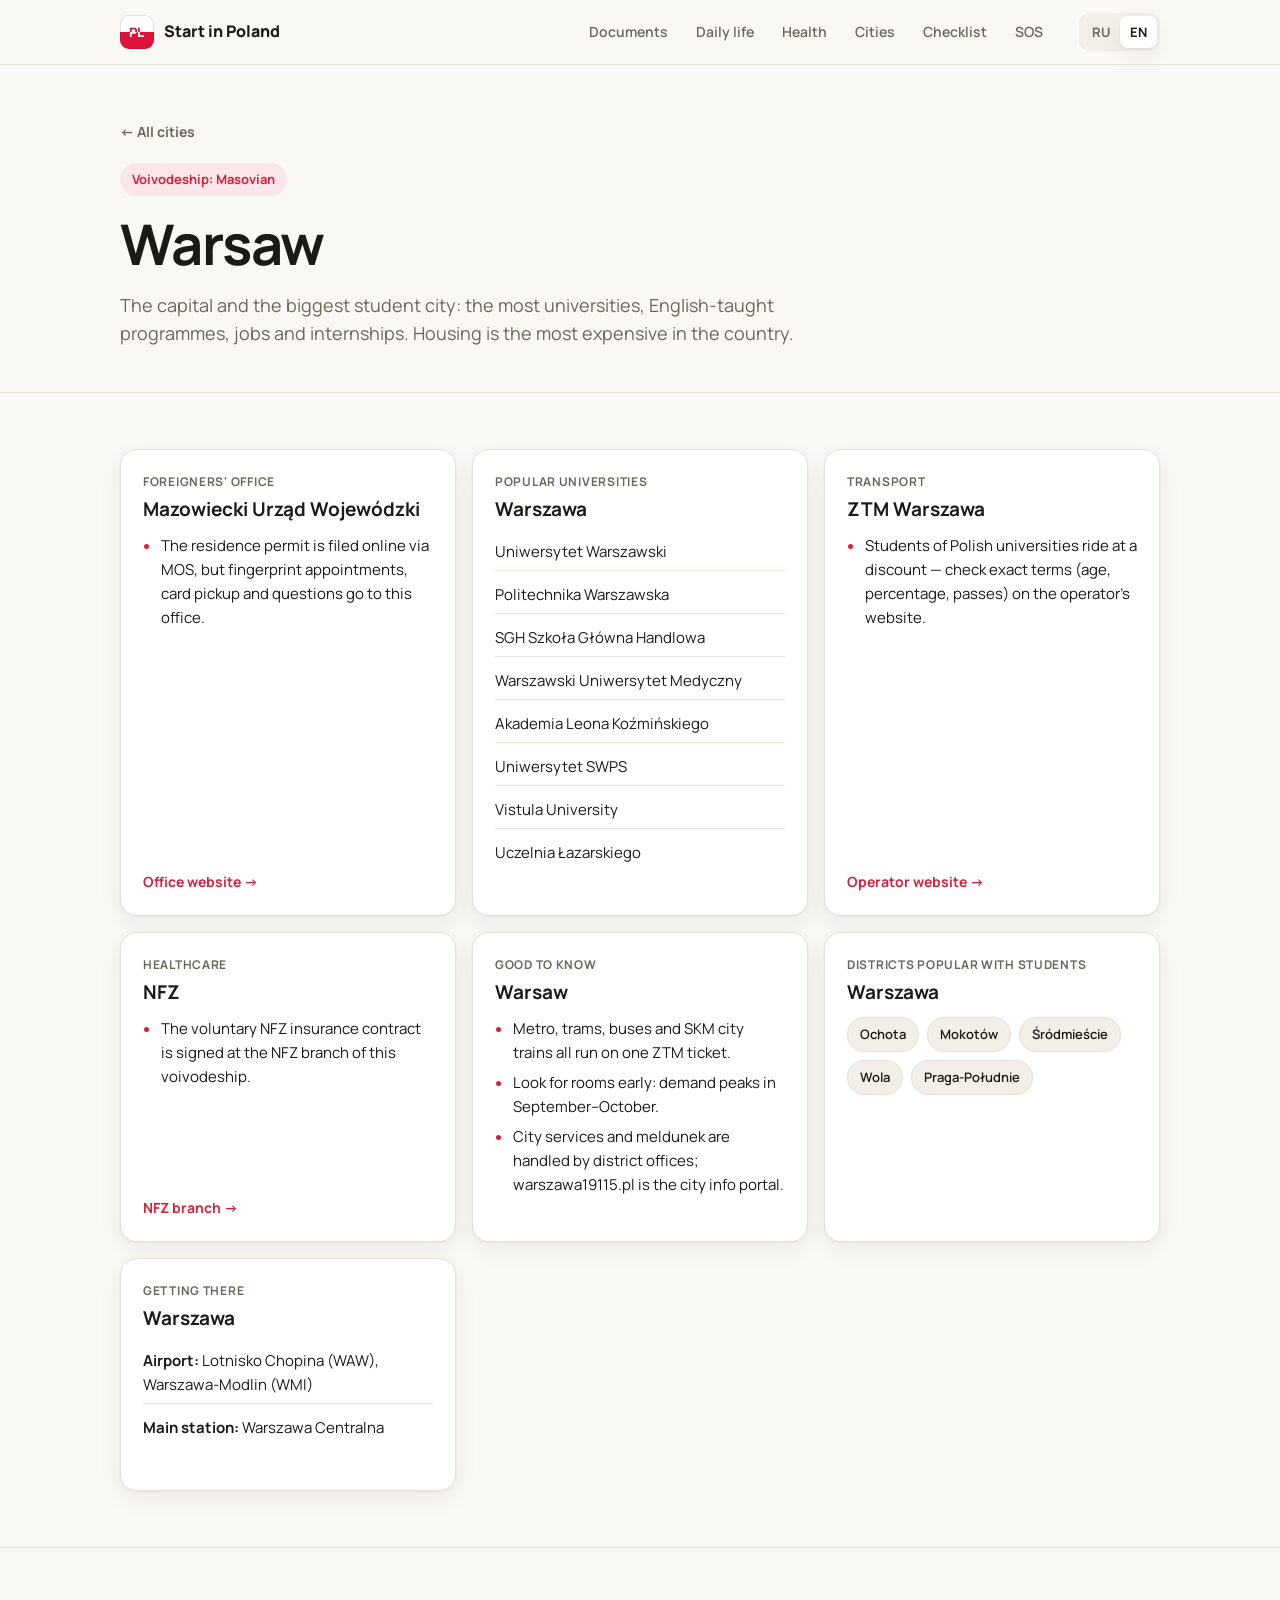
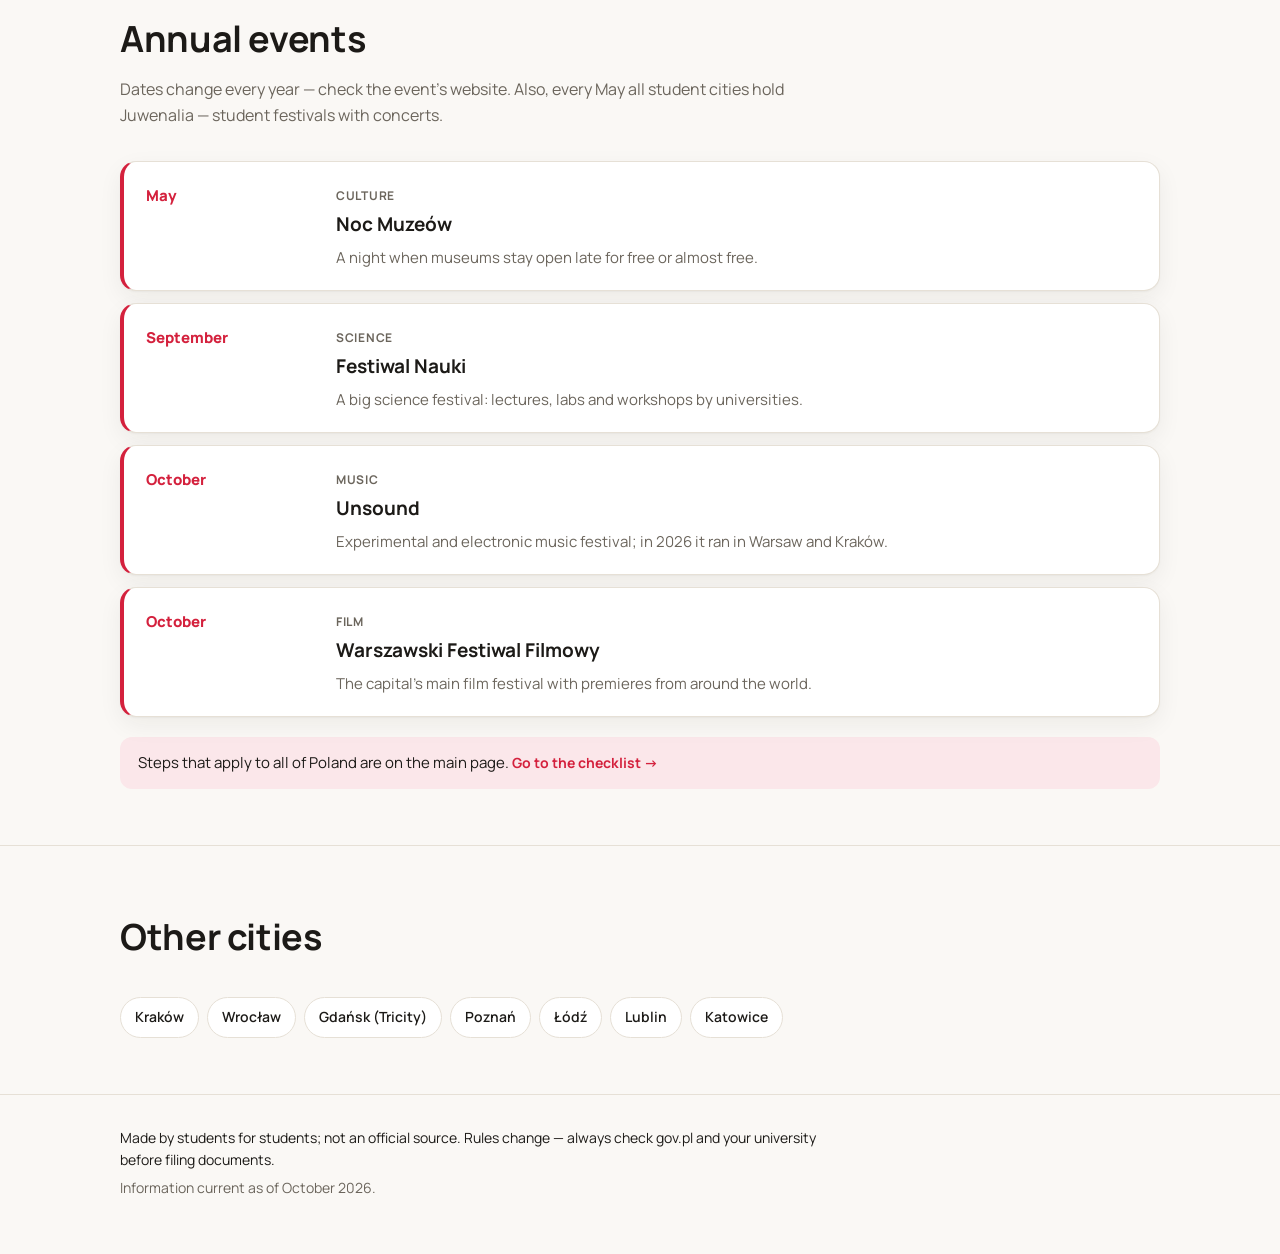
<file: cities/warszawa/index.html>
<!doctype html>
<html lang="ru">
<head>
<meta charset="utf-8">
<meta name="viewport" content="width=device-width, initial-scale=1">
<title>Warszawa · Start in Poland</title>
<meta name="description" content="Гид для иностранных студентов в Варшаве">
<link rel="preconnect" href="https://fonts.googleapis.com">
<link rel="preconnect" href="https://fonts.gstatic.com" crossorigin>
<link href="https://fonts.googleapis.com/css2?family=Manrope:wght@400;500;600;700;800&display=swap" rel="stylesheet">
<link rel="stylesheet" href="../../style.css">
</head>
<body data-city="warszawa">
<header class="topbar">
  <div class="wrap topbar-inner">
    <a href="../../" class="logo"><span class="logo-mark"><span>PL</span></span><span>Start in Poland</span></a>
    <nav class="nav" id="nav"></nav>
    <div class="lang" role="group" aria-label="Language">
      <button type="button" data-lang="ru">RU</button>
      <button type="button" data-lang="en">EN</button>
    </div>
  </div>
</header>
<main id="city"></main>
<footer class="footer">
  <div class="wrap">
    <p id="footer-note"></p>
    <p class="muted" id="footer-updated"></p>
  </div>
</footer>
<script src="../../data.js"></script>
<script src="../../cities.js"></script>
<script src="../../city.js"></script>
</body>
</html>
</file>
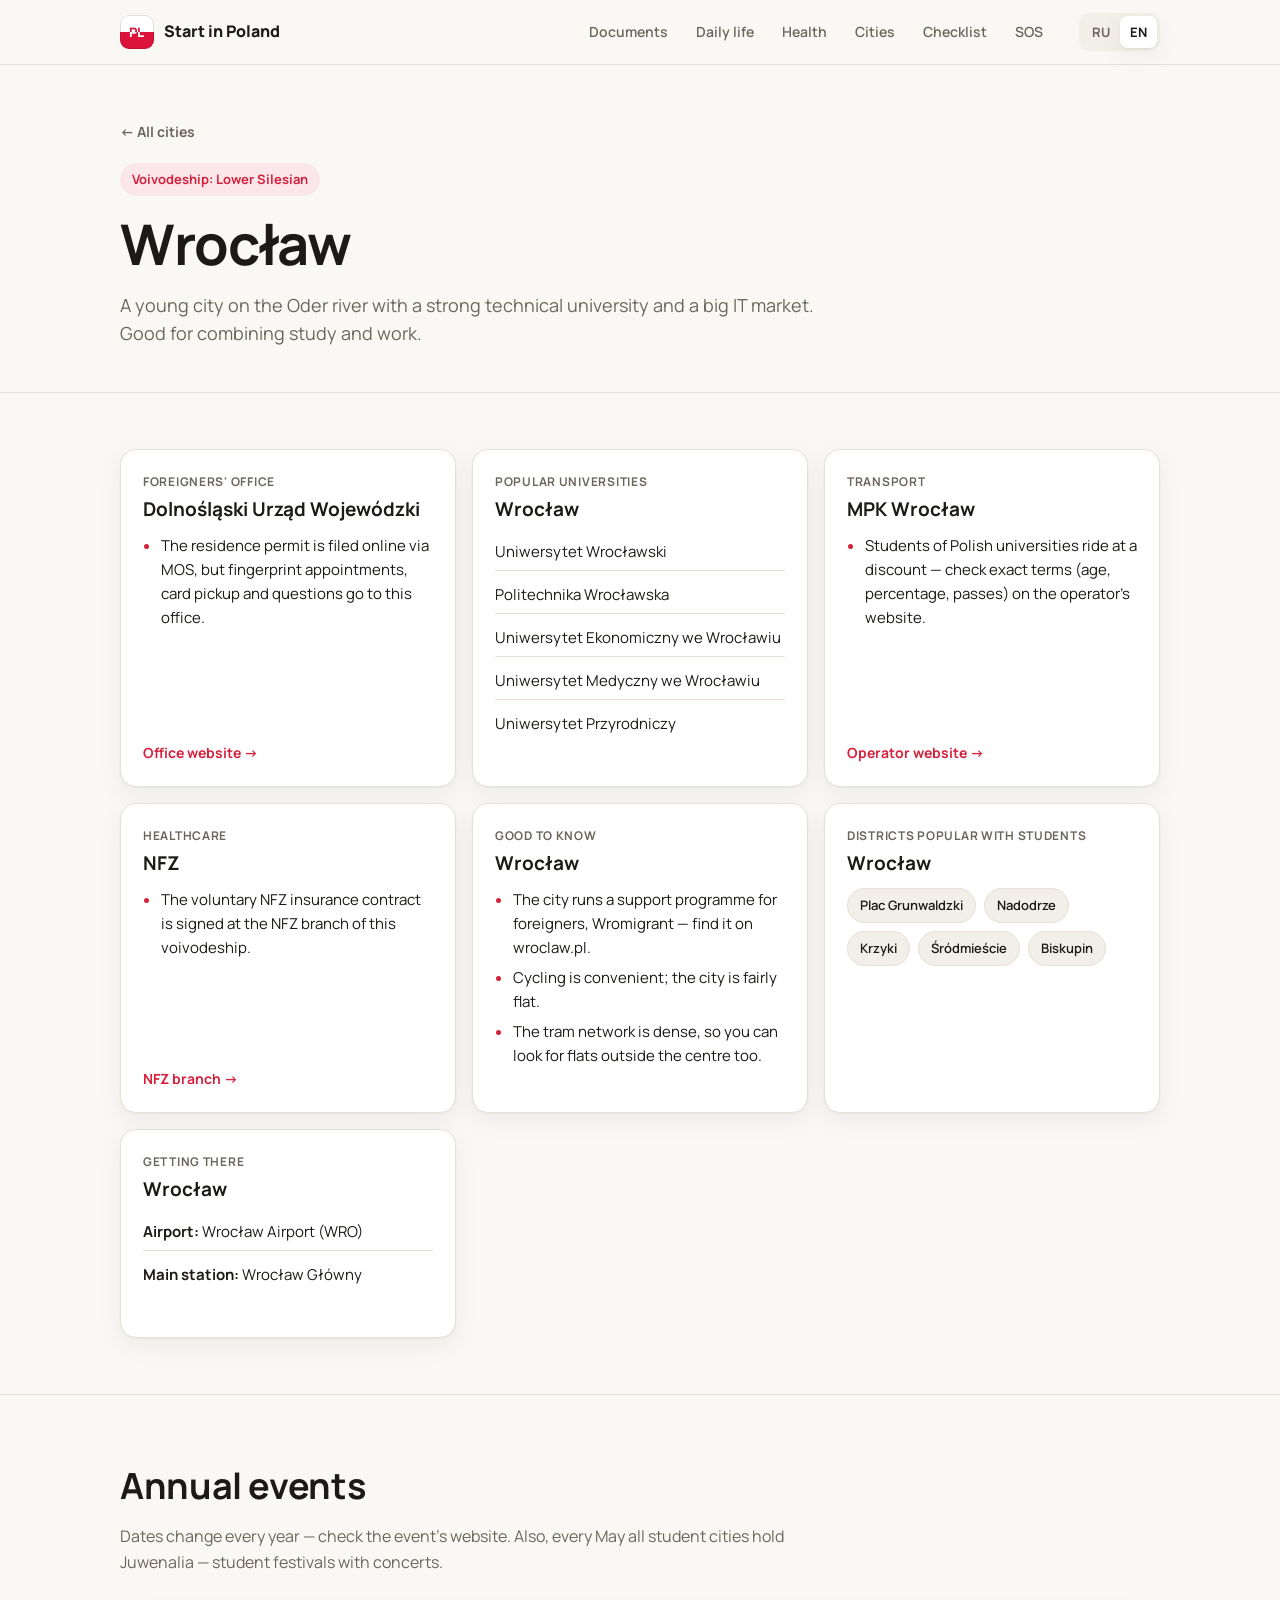
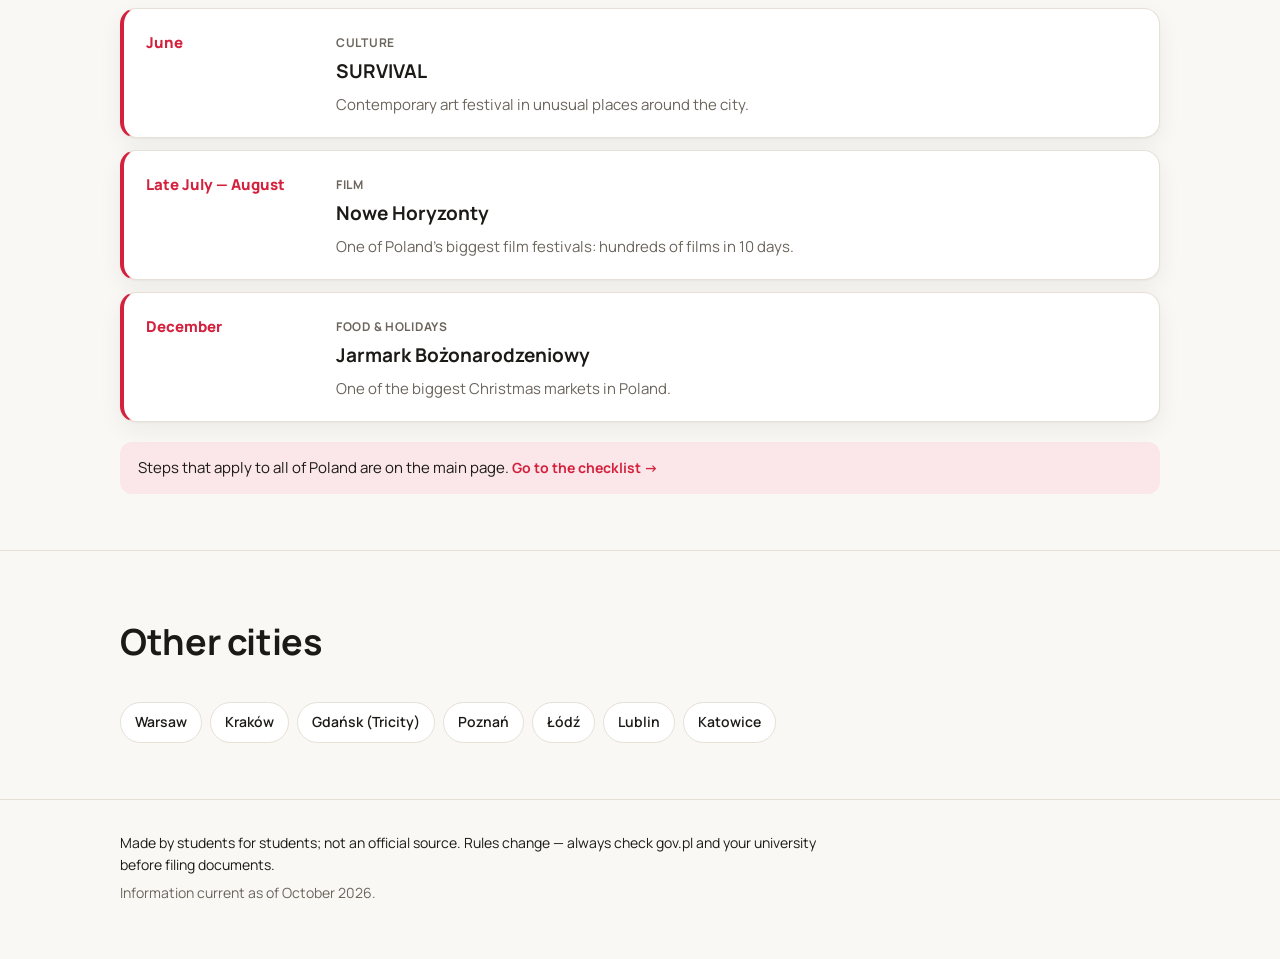
<file: cities/wroclaw/index.html>
<!doctype html>
<html lang="ru">
<head>
<meta charset="utf-8">
<meta name="viewport" content="width=device-width, initial-scale=1">
<title>Wrocław · Start in Poland</title>
<meta name="description" content="Гид для иностранных студентов во Вроцлаве">
<link rel="preconnect" href="https://fonts.googleapis.com">
<link rel="preconnect" href="https://fonts.gstatic.com" crossorigin>
<link href="https://fonts.googleapis.com/css2?family=Manrope:wght@400;500;600;700;800&display=swap" rel="stylesheet">
<link rel="stylesheet" href="../../style.css">
</head>
<body data-city="wroclaw">
<header class="topbar">
  <div class="wrap topbar-inner">
    <a href="../../" class="logo"><span class="logo-mark"><span>PL</span></span><span>Start in Poland</span></a>
    <nav class="nav" id="nav"></nav>
    <div class="lang" role="group" aria-label="Language">
      <button type="button" data-lang="ru">RU</button>
      <button type="button" data-lang="en">EN</button>
    </div>
  </div>
</header>
<main id="city"></main>
<footer class="footer">
  <div class="wrap">
    <p id="footer-note"></p>
    <p class="muted" id="footer-updated"></p>
  </div>
</footer>
<script src="../../data.js"></script>
<script src="../../cities.js"></script>
<script src="../../city.js"></script>
</body>
</html>
</file>
<file: style.css>
:root {
  --bg: #faf8f5;
  --surface: #ffffff;
  --surface-2: #f2eee8;
  --text: #1c1a17;
  --muted: #6b655c;
  --line: #e6e0d6;
  --accent: #d4213d;
  --accent-soft: #fbe7ea;
  --ok: #1f8a5b;
  --ok-soft: #e3f4ec;
  --radius: 16px;
  --shadow: 0 1px 2px rgba(28, 26, 23, .04), 0 8px 24px rgba(28, 26, 23, .06);
}

@media (prefers-color-scheme: dark) {
  :root {
    --bg: #141311;
    --surface: #1d1b18;
    --surface-2: #26231f;
    --text: #f1ede6;
    --muted: #a39d93;
    --line: #34302a;
    --accent: #ff5a72;
    --accent-soft: #3a1c22;
    --ok: #4cc58d;
    --ok-soft: #173327;
    --shadow: 0 1px 2px rgba(0, 0, 0, .3), 0 8px 24px rgba(0, 0, 0, .25);
  }
}

* { box-sizing: border-box; }

html { scroll-behavior: smooth; scroll-padding-top: 80px; }

body {
  margin: 0;
  font-family: "Manrope", system-ui, sans-serif;
  background: var(--bg);
  color: var(--text);
  line-height: 1.6;
  -webkit-font-smoothing: antialiased;
}

a { color: inherit; }

.wrap { max-width: 1080px; margin: 0 auto; padding: 0 20px; }

.topbar {
  position: sticky;
  top: 0;
  z-index: 10;
  background: color-mix(in srgb, var(--bg) 85%, transparent);
  backdrop-filter: blur(12px);
  border-bottom: 1px solid var(--line);
}

.topbar-inner { display: flex; align-items: center; gap: 24px; height: 64px; }

.logo { display: flex; align-items: center; gap: 10px; font-weight: 800; text-decoration: none; white-space: nowrap; }

.logo-mark {
  display: block;
  width: 34px;
  height: 34px;
  border-radius: 9px;
  overflow: hidden;
  background: linear-gradient(180deg, #ffffff 50%, #dc143c 50%);
  box-shadow: inset 0 0 0 1px rgba(0, 0, 0, .12);
}

.logo-mark span {
  position: relative;
  display: block;
  height: 100%;
  font-size: 0;
}

.logo-mark span::before,
.logo-mark span::after {
  content: "PL";
  position: absolute;
  inset: 0;
  line-height: 34px;
  text-align: center;
  font-size: 13px;
  font-weight: 800;
  letter-spacing: .02em;
}

.logo-mark span::before { color: #dc143c; clip-path: inset(0 0 50% 0); }
.logo-mark span::after { color: #ffffff; clip-path: inset(50% 0 0 0); }

.nav { display: flex; gap: 4px; margin-left: auto; overflow-x: auto; scrollbar-width: none; }
.nav::-webkit-scrollbar { display: none; }

.nav a {
  padding: 8px 12px;
  border-radius: 10px;
  font-size: 14px;
  font-weight: 600;
  color: var(--muted);
  text-decoration: none;
  white-space: nowrap;
}

.nav a:hover { background: var(--surface-2); color: var(--text); }

.lang { display: flex; background: var(--surface-2); border-radius: 10px; padding: 3px; }

.lang button {
  border: 0;
  background: transparent;
  color: var(--muted);
  font: inherit;
  font-size: 13px;
  font-weight: 700;
  padding: 6px 10px;
  border-radius: 8px;
  cursor: pointer;
}

.lang button.active { background: var(--surface); color: var(--text); box-shadow: var(--shadow); }

.hero { padding: 72px 0 56px; }

.hero-inner { max-width: 760px; }

.badge {
  display: inline-block;
  padding: 6px 12px;
  border-radius: 999px;
  background: var(--accent-soft);
  color: var(--accent);
  font-size: 13px;
  font-weight: 700;
}

h1 { font-size: clamp(34px, 6vw, 56px); line-height: 1.08; letter-spacing: -.02em; margin: 18px 0 16px; }

.lead { font-size: 18px; color: var(--muted); margin: 0 0 28px; }

.hero-actions { display: flex; flex-wrap: wrap; gap: 12px; }

.btn {
  display: inline-flex;
  align-items: center;
  gap: 8px;
  padding: 12px 20px;
  border-radius: 12px;
  font: inherit;
  font-weight: 700;
  text-decoration: none;
  cursor: pointer;
  border: 1px solid transparent;
}

.btn-primary { background: var(--accent); color: #fff; }
.btn-primary:hover { filter: brightness(1.07); }
.btn-ghost { background: var(--surface); border-color: var(--line); color: var(--text); }
.btn-ghost:hover { background: var(--surface-2); }
.btn-small { padding: 8px 14px; font-size: 14px; margin-top: 20px; }

.hero-progress { margin-top: 24px; font-size: 14px; color: var(--muted); }

.section { padding: 56px 0; border-top: 1px solid var(--line); }

.section-head { max-width: 680px; margin-bottom: 32px; }
.section-head h2 { font-size: clamp(26px, 4vw, 36px); letter-spacing: -.01em; margin: 6px 0 10px; }
.section-head p { color: var(--muted); margin: 0; }
.section-num { font-size: 13px; font-weight: 800; color: var(--accent); letter-spacing: .08em; }

.cards { display: grid; grid-template-columns: repeat(auto-fill, minmax(300px, 1fr)); gap: 16px; }

.card {
  background: var(--surface);
  border: 1px solid var(--line);
  border-radius: var(--radius);
  padding: 22px;
  box-shadow: var(--shadow);
  display: flex;
  flex-direction: column;
}

.card-tag { font-size: 12px; font-weight: 700; color: var(--muted); text-transform: uppercase; letter-spacing: .06em; }
.card h3 { font-size: 19px; margin: 6px 0 12px; line-height: 1.3; }
.card ul { margin: 0 0 16px; padding-left: 18px; flex: 1; }
.card li { margin-bottom: 6px; font-size: 15px; }
.card li::marker { color: var(--accent); }

.card-link { font-size: 14px; font-weight: 700; color: var(--accent); text-decoration: none; }
.card-link:hover { text-decoration: underline; }

.note {
  margin-top: 20px;
  padding: 14px 18px;
  border-radius: 12px;
  background: var(--accent-soft);
  font-size: 15px;
}

.progress { display: flex; align-items: center; gap: 14px; margin-bottom: 24px; }
.progress-bar { flex: 1; height: 10px; background: var(--surface-2); border-radius: 999px; overflow: hidden; }
.progress-fill { height: 100%; width: 0; background: var(--ok); border-radius: 999px; transition: width .3s ease; }
.progress-label { font-weight: 700; font-size: 14px; white-space: nowrap; }

.check-groups { display: grid; grid-template-columns: repeat(2, 1fr); gap: 16px; }

.check-group { background: var(--surface); border: 1px solid var(--line); border-radius: var(--radius); padding: 20px; }
.check-group h3 { margin: 0 0 12px; font-size: 17px; }

.check-item {
  display: flex;
  gap: 12px;
  align-items: flex-start;
  padding: 10px;
  margin: 0 -10px;
  border-radius: 10px;
  cursor: pointer;
  font-size: 15px;
}

.check-item:hover { background: var(--surface-2); }

.check-item input {
  appearance: none;
  flex-shrink: 0;
  width: 22px;
  height: 22px;
  margin: 1px 0 0;
  border: 2px solid var(--line);
  border-radius: 7px;
  background: var(--surface);
  cursor: pointer;
  display: grid;
  place-items: center;
}

.check-item input:checked { background: var(--ok); border-color: var(--ok); }
.check-item input:checked::after { content: ""; width: 6px; height: 11px; border: solid #fff; border-width: 0 2.5px 2.5px 0; transform: translateY(-1px) rotate(45deg); }
.check-item input:focus-visible { outline: 2px solid var(--accent); outline-offset: 2px; }
.check-item.done span { color: var(--muted); text-decoration: line-through; }

.section-sos { background: var(--surface-2); }

.sos-grid { display: grid; grid-template-columns: repeat(auto-fill, minmax(220px, 1fr)); gap: 12px; }

.sos-item {
  background: var(--surface);
  border: 1px solid var(--line);
  border-radius: var(--radius);
  padding: 18px;
  text-decoration: none;
  display: block;
}

.sos-item:hover { border-color: var(--accent); }
.sos-num { font-size: 26px; font-weight: 800; color: var(--accent); letter-spacing: .02em; }
.sos-label { font-size: 14px; color: var(--muted); }

.footer { padding: 32px 0 48px; border-top: 1px solid var(--line); font-size: 14px; }
.footer p { margin: 0 0 6px; max-width: 720px; }
.muted { color: var(--muted); }

.city-grid { display: grid; grid-template-columns: repeat(auto-fill, minmax(240px, 1fr)); gap: 16px; }

.city-card {
  display: flex;
  flex-direction: column;
  gap: 6px;
  padding: 20px;
  background: var(--surface);
  border: 1px solid var(--line);
  border-radius: var(--radius);
  box-shadow: var(--shadow);
  text-decoration: none;
  transition: border-color .15s ease, transform .15s ease;
}

.city-card:hover { border-color: var(--accent); transform: translateY(-2px); }
.city-card h3 { margin: 0; font-size: 20px; }
.city-card p { margin: 0; font-size: 14px; color: var(--muted); flex: 1; }
.city-card .card-link { margin-top: 8px; }

.city-hero { padding: 56px 0 16px; }
.back-link { display: table; margin-bottom: 20px; font-size: 14px; font-weight: 700; color: var(--muted); text-decoration: none; }
.back-link:hover { color: var(--accent); }
.city-hero .lead { max-width: 720px; }

.uni-list { list-style: none; padding: 0 !important; }
.uni-list li { padding: 6px 0; border-bottom: 1px solid var(--line); }
.uni-list li:last-child { border-bottom: 0; }
.uni-list li::marker { content: ""; }

.chips { display: flex; flex-wrap: wrap; gap: 8px; }
.chip {
  padding: 8px 14px;
  border-radius: 999px;
  background: var(--surface);
  border: 1px solid var(--line);
  font-size: 14px;
  font-weight: 600;
  text-decoration: none;
}
.chip:hover { border-color: var(--accent); color: var(--accent); }
.chips-static .chip { background: var(--surface-2); font-size: 13px; padding: 6px 12px; }
.chips-static .chip:hover { border-color: var(--line); color: inherit; }

.events { display: grid; gap: 12px; }

.event {
  display: grid;
  grid-template-columns: 170px 1fr;
  gap: 20px;
  padding: 20px 22px;
  background: var(--surface);
  border: 1px solid var(--line);
  border-left: 4px solid var(--accent);
  border-radius: var(--radius);
  box-shadow: var(--shadow);
}

.event-month { font-weight: 800; font-size: 15px; color: var(--accent); padding-top: 2px; }
.event-type { font-size: 12px; font-weight: 700; text-transform: uppercase; letter-spacing: .06em; color: var(--muted); }
.event h3 { margin: 2px 0 6px; font-size: 19px; }
.event p { margin: 0; font-size: 15px; color: var(--muted); }

.event-esports { border-left-color: #7c5cff; }
.event-esports .event-month { color: #7c5cff; }
.event-games { border-left-color: #1f8a5b; }
.event-games .event-month { color: #1f8a5b; }

@media (prefers-color-scheme: dark) {
  .event-esports { border-left-color: #a08bff; }
  .event-esports .event-month { color: #a08bff; }
  .event-games { border-left-color: #4cc58d; }
  .event-games .event-month { color: #4cc58d; }
}

@media (max-width: 720px) {
  .topbar-inner { gap: 12px; }
  .logo > span:last-child { display: none; }
  .nav { margin-left: 0; flex: 1; }
  .nav a { padding: 8px; font-size: 13px; }
  .hero { padding: 48px 0 40px; }
  .cards, .check-groups, .city-grid { grid-template-columns: 1fr; }
  .city-hero { padding: 40px 0 8px; }
  .event { grid-template-columns: 1fr; gap: 6px; }
}
</file>
